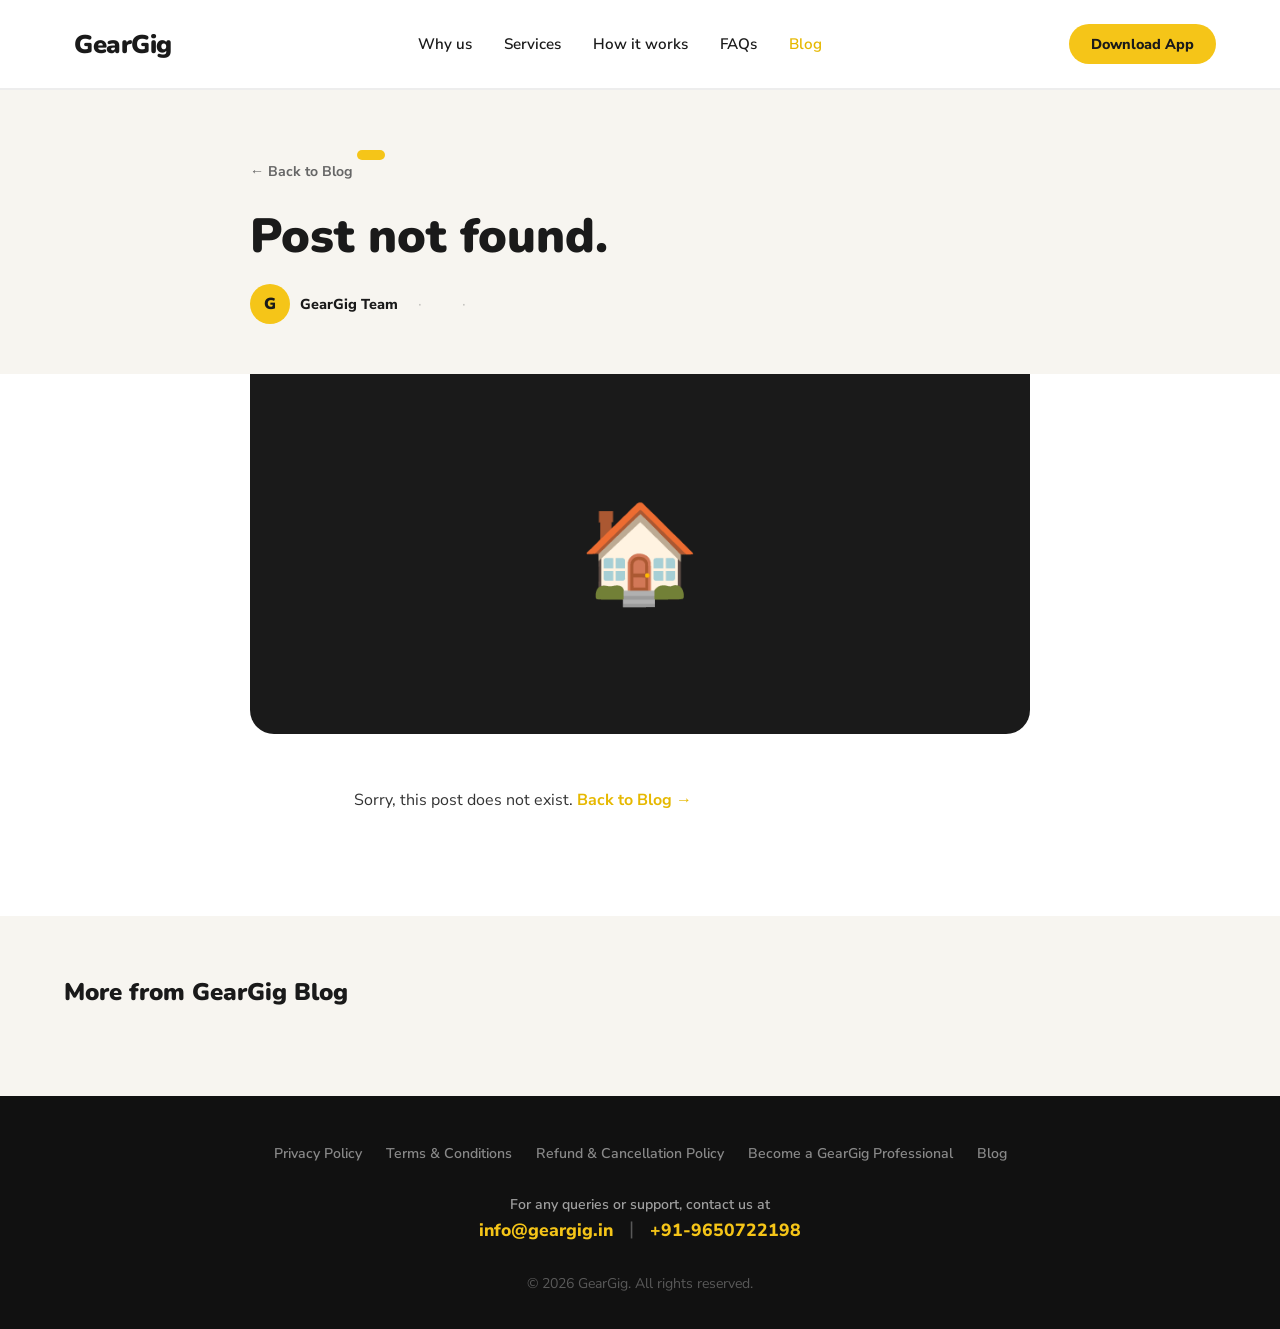
<file: geargig/blog-post.html>
<!DOCTYPE html>
<html lang="en">
<head>
  <meta charset="UTF-8" />
  <meta name="viewport" content="width=device-width, initial-scale=1.0" />
  <meta name="description" content="GearGig Blog — Read our latest home cleaning tips and guides." />
  <title id="page-title">Blog Post — GearGig</title>

  <link rel="preconnect" href="https://fonts.googleapis.com" />
  <link rel="preconnect" href="https://fonts.gstatic.com" crossorigin />
  <link href="https://fonts.googleapis.com/css2?family=Nunito:wght@700;800;900&family=Nunito+Sans:wght@400;600;700;800&display=swap" rel="stylesheet" />

  <link rel="stylesheet" href="css/variables.css" />
  <link rel="stylesheet" href="css/base.css" />
  <link rel="stylesheet" href="css/navbar.css" />
  <link rel="stylesheet" href="css/blog.css" />
</head>
<body class="blog-page">

<!-- ═══════════════════════════════════════════
     NAVBAR
════════════════════════════════════════════ -->
<nav class="navbar" id="navbar" role="navigation" aria-label="Main navigation">
  <div class="navbar__inner">
    <a href="index.html" class="navbar__logo" aria-label="GearGig Home">
      <svg class="navbar__logo-icon" viewBox="0 0 48 48" fill="none" xmlns="http://www.w3.org/2000/svg">
        <path d="M24 4 l-2.2 4.1c-.6-.1-1.2-.2-1.8-.2s-1.2.1-1.8.2L16 4 l-4 2 1.2 4.6c-.9.7-1.8 1.5-2.5 2.5L6.1 12 4 16l4.1 2.2c-.1.6-.2 1.2-.2 1.8s.1 1.2.2 1.8L4 24l2 4 4.6-1.2c.7.9 1.5 1.8 2.5 2.5L12 33.9 16 36l2.2-4.1c.6.1 1.2.2 1.8.2s1.2-.1 1.8-.2L24 36l4-2-1.2-4.6c.9-.7 1.8-1.5 2.5-2.5l4.6 1.2 2-4-4.1-2.2c.1-.6.2-1.2.2-1.8s-.1-1.2-.2-1.8L37.9 18l-2-4-4.6 1.2c-.7-.9-1.5-1.8-2.5-2.5L30 8.1Z" fill="#1a1a1a"/>
        <circle cx="22" cy="24" r="8" fill="#f7f5f0"/>
        <ellipse cx="22" cy="26" rx="6.5" ry="2.5" fill="#F5C518"/>
        <path d="M15.5 26 Q15.5 20.5 22 19.5 Q28.5 20.5 28.5 26" fill="#F5C518"/>
        <rect x="14.5" y="25.5" width="15" height="2" rx="1" fill="rgba(255,255,255,0.5)"/>
        <circle cx="22" cy="20" r="1.2" fill="#F5C518"/>
      </svg>
      <span class="navbar__logo-text">GearGig</span>
    </a>

    <ul class="navbar__links" role="list">
      <li><a href="index.html#proof">Why us</a></li>
      <li><a href="index.html#services">Services</a></li>
      <li><a href="index.html#how-it-works">How it works</a></li>
      <li><a href="index.html#faq">FAQs</a></li>
      <li><a href="blog.html" style="color:var(--clr-yellow-dark)">Blog</a></li>
    </ul>

    <a href="index.html#cta" class="navbar__cta">Download App</a>

    <button class="navbar__hamburger" id="hamburger"
            aria-label="Toggle menu" aria-expanded="false" aria-controls="mobile-menu">
      <span></span><span></span><span></span>
    </button>
  </div>

  <div class="navbar__mobile-menu" id="mobile-menu" role="menu">
    <a href="index.html#proof"        role="menuitem">Why us</a>
    <a href="index.html#services"     role="menuitem">Services</a>
    <a href="index.html#how-it-works" role="menuitem">How it works</a>
    <a href="index.html#faq"          role="menuitem">FAQs</a>
    <a href="blog.html"               role="menuitem">Blog</a>
    <a href="index.html#cta" class="navbar__cta" role="menuitem">Download App</a>
  </div>
</nav>


<!-- ═══════════════════════════════════════════
     POST HERO (populated by JS from POSTS data)
════════════════════════════════════════════ -->
<header class="post-hero" id="post-hero">
  <div class="post-hero__inner">
    <a href="blog.html" class="post-hero__back">← Back to Blog</a>
    <div class="post-hero__category" id="post-category">Loading…</div>
    <h1 class="post-hero__title" id="post-title"></h1>
    <div class="post-hero__meta">
      <div class="post-hero__author">
        <div class="post-hero__avatar" id="post-avatar">G</div>
        <div>
          <div class="post-hero__author-name" id="post-author">GearGig Team</div>
        </div>
      </div>
      <span class="post-hero__divider">·</span>
      <span class="post-hero__date" id="post-date"></span>
      <span class="post-hero__divider">·</span>
      <span class="post-hero__read" id="post-read"></span>
    </div>
  </div>
</header>

<!-- Cover image/emoji -->
<div class="post-cover" id="post-cover" aria-hidden="true">🏠</div>


<!-- ═══════════════════════════════════════════
     POST BODY (populated by JS)
════════════════════════════════════════════ -->
<article class="post-body" id="post-body" aria-label="Blog post content">
  <!-- Injected by blog.js -->
</article>


<!-- ═══════════════════════════════════════════
     RELATED POSTS
════════════════════════════════════════════ -->
<section class="post-related" aria-label="Related articles">
  <h2 class="post-related__heading">More from GearGig Blog</h2>
  <div class="post-related__grid" id="related-grid">
    <!-- Populated by JS -->
  </div>
</section>


<!-- ═══════════════════════════════════════════
     FOOTER
════════════════════════════════════════════ -->
 <footer class="footer" role="contentinfo">
   
    <nav class="footer__links" aria-label="Footer navigation">
      <a href="privacy-policy.html">Privacy Policy</a>
      <a href="terms-of-service.html">Terms & Conditions</a>
      <a href="refund-policy.html">Refund & Cancellation Policy</a>
      <a href="https://github.com/Kunal-Gulia/geargig/releases/download/v1.0/app-release.apk" download>Become a GearGig Professional</a>
      <a href="blog.html">Blog</a>
    </nav>
    <div class="footer__contact">
      <p>For any queries or support, contact us at</p>
      <div style="display: flex; justify-content: center; gap: 16px; align-items: center; flex-wrap: wrap;">
        <a href="mailto:info@geargig.in">info@geargig.in</a>
        <span style="color: rgba(255,255,255,0.3); font-size: 1.2rem; line-height: 1;">|</span>
        <a href="tel:+919650722198">+91-9650722198</a>
      </div>
    </div>
    <p class="footer__copy">© 2026 GearGig. All rights reserved.</p>
  </footer>


<script src="js/navbar.js"></script>
<script src="js/blog.js"></script>
</body>
</html>
</file>
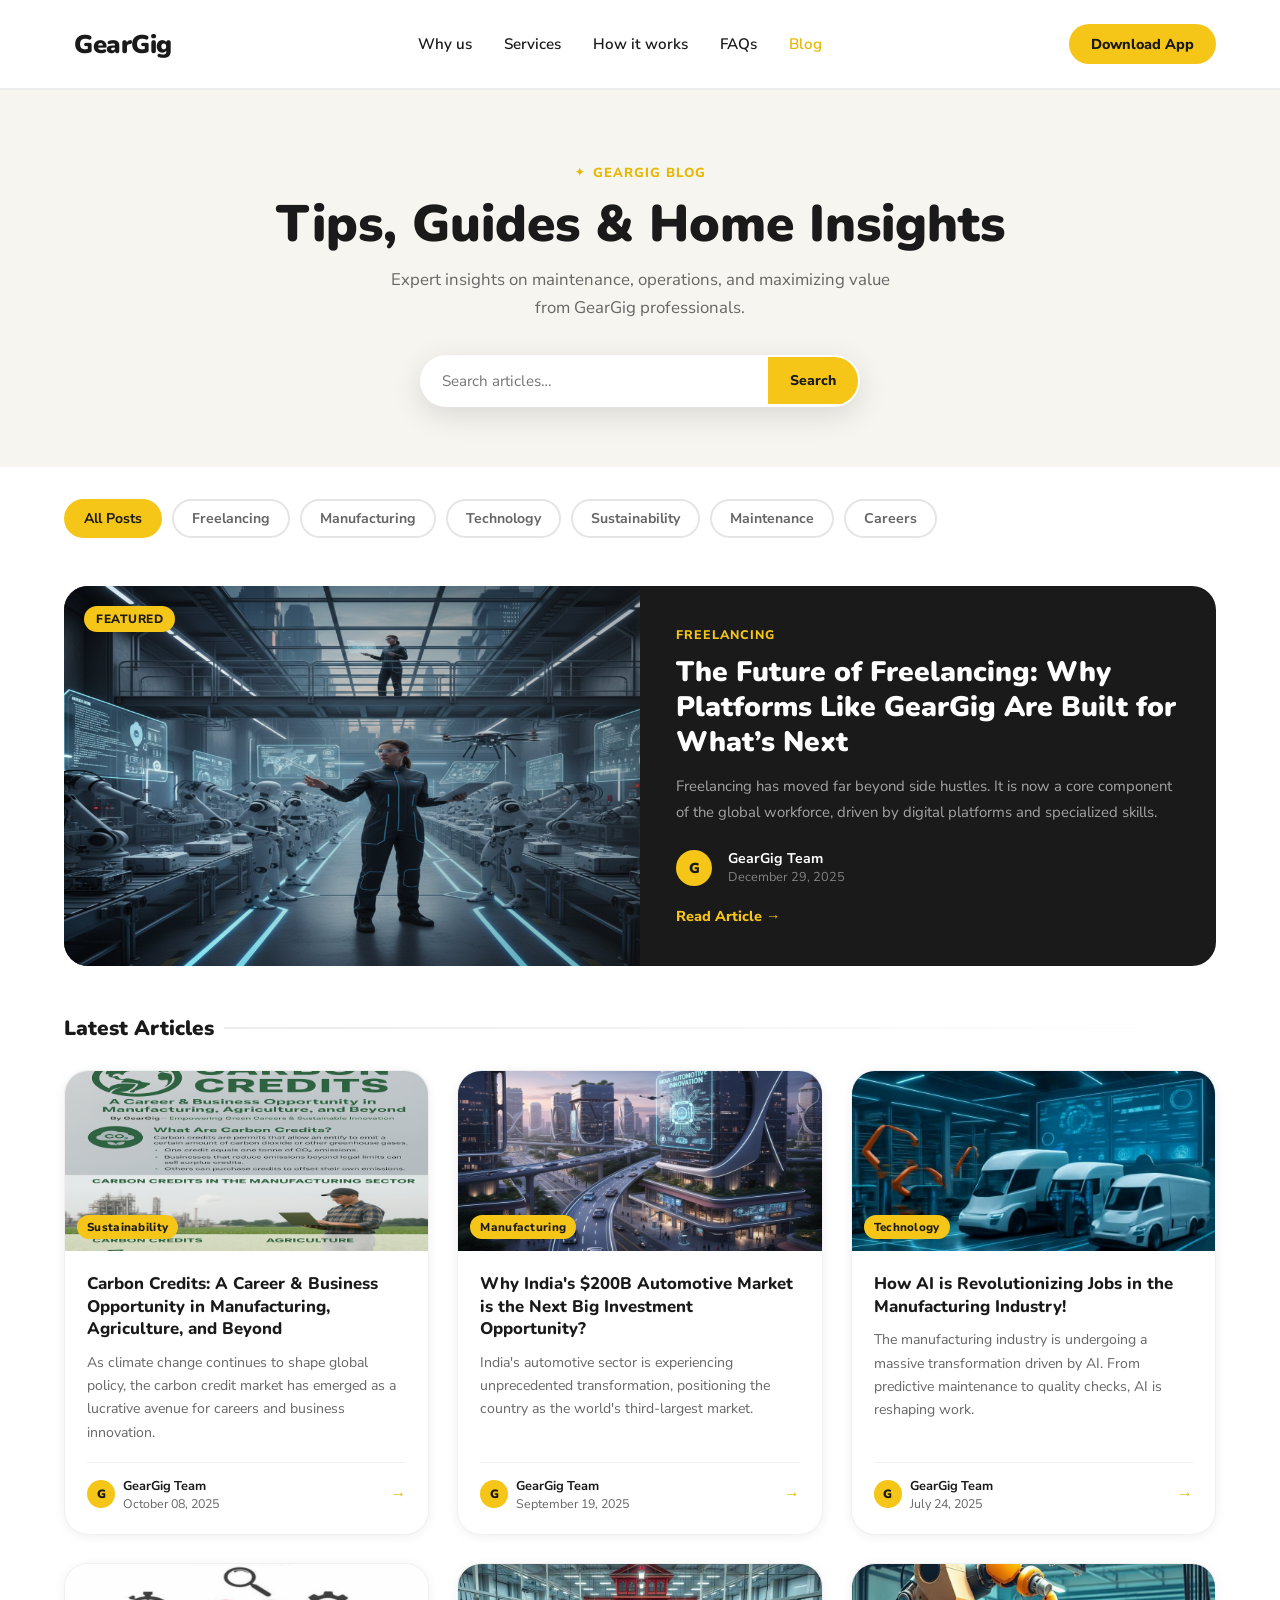
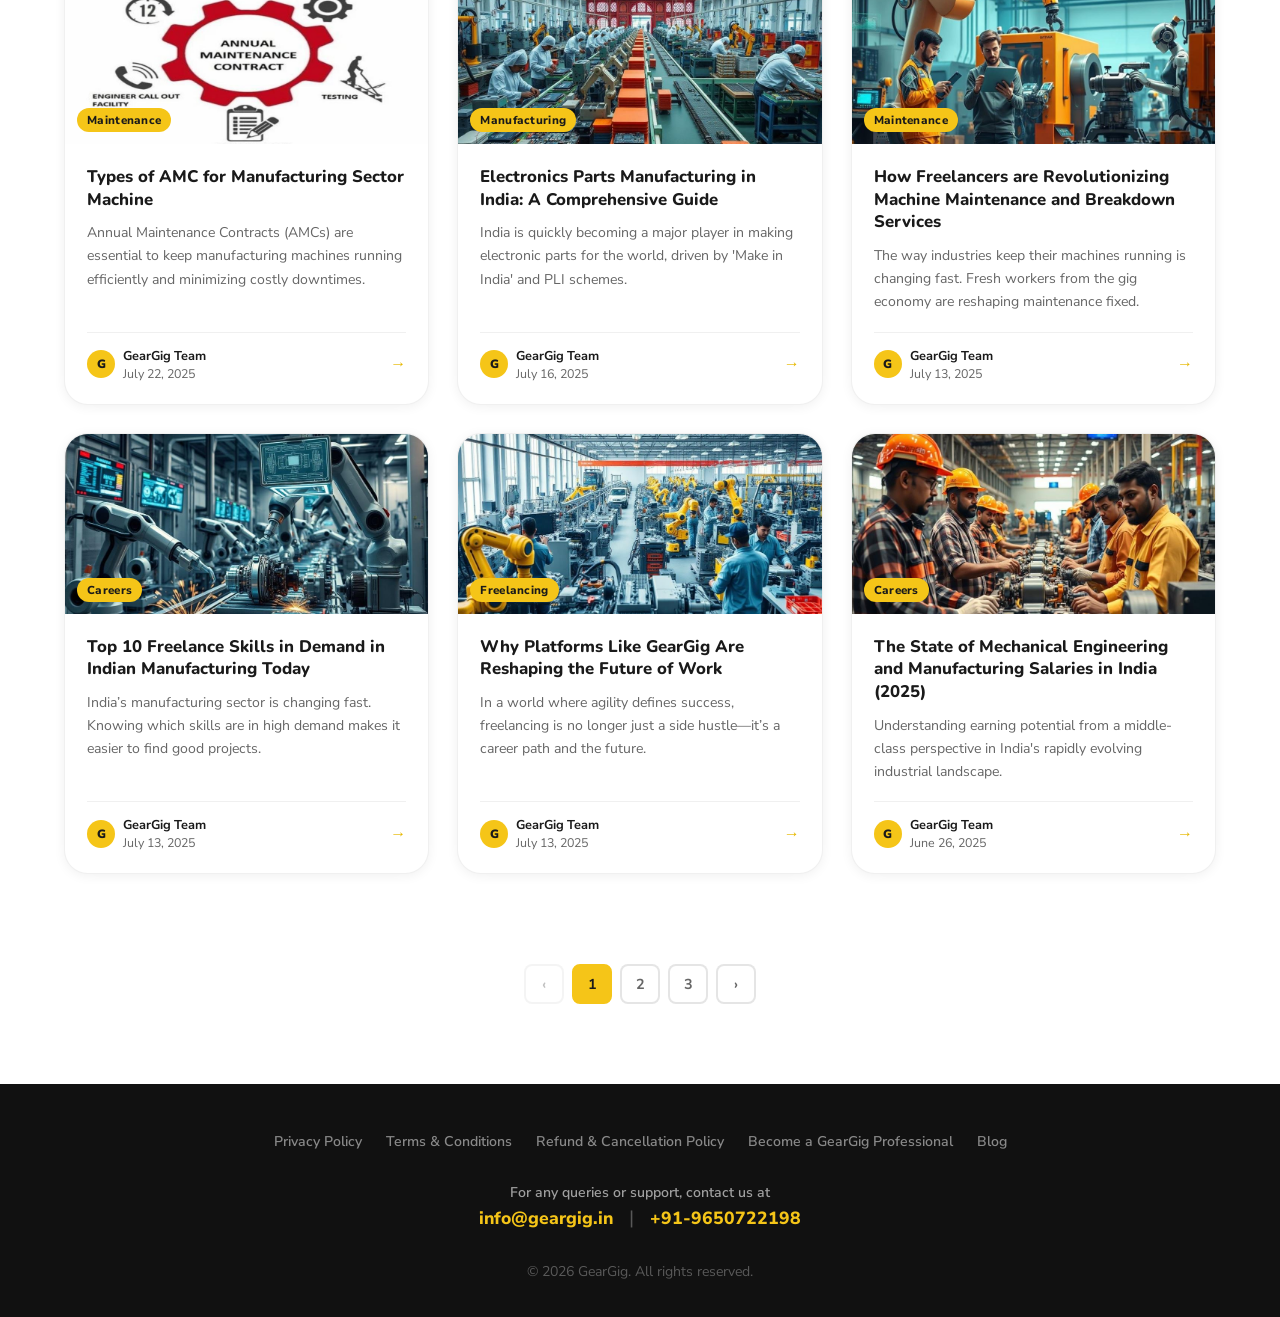
<file: geargig/blog.html>
<!DOCTYPE html>
<html lang="en">
<head>
  <meta charset="UTF-8" />
  <meta name="viewport" content="width=device-width, initial-scale=1.0" />
  <meta name="description" content="GearGig Blog — Tips, guides and insights on home cleaning, maintenance and more." />
  <title>Blog — GearGig</title>

  <link rel="preconnect" href="https://fonts.googleapis.com" />
  <link rel="preconnect" href="https://fonts.gstatic.com" crossorigin />
  <link href="https://fonts.googleapis.com/css2?family=Nunito:wght@700;800;900&family=Nunito+Sans:wght@400;600;700;800&display=swap" rel="stylesheet" />

  <link rel="stylesheet" href="css/variables.css" />
  <link rel="stylesheet" href="css/base.css" />
  <link rel="stylesheet" href="css/navbar.css" />
  <link rel="stylesheet" href="css/blog.css" />
</head>
<body class="blog-page">

<!-- ═══════════════════════════════════════════
     NAVBAR (identical to index.html)
════════════════════════════════════════════ -->
<nav class="navbar" id="navbar" role="navigation" aria-label="Main navigation">
  <div class="navbar__inner">
    <a href="index.html" class="navbar__logo" aria-label="GearGig Home">
      <svg class="navbar__logo-icon" viewBox="0 0 48 48" fill="none" xmlns="http://www.w3.org/2000/svg">
        <path d="M24 4 l-2.2 4.1c-.6-.1-1.2-.2-1.8-.2s-1.2.1-1.8.2L16 4 l-4 2 1.2 4.6c-.9.7-1.8 1.5-2.5 2.5L6.1 12 4 16l4.1 2.2c-.1.6-.2 1.2-.2 1.8s.1 1.2.2 1.8L4 24l2 4 4.6-1.2c.7.9 1.5 1.8 2.5 2.5L12 33.9 16 36l2.2-4.1c.6.1 1.2.2 1.8.2s1.2-.1 1.8-.2L24 36l4-2-1.2-4.6c.9-.7 1.8-1.5 2.5-2.5l4.6 1.2 2-4-4.1-2.2c.1-.6.2-1.2.2-1.8s-.1-1.2-.2-1.8L37.9 18l-2-4-4.6 1.2c-.7-.9-1.5-1.8-2.5-2.5L30 8.1Z" fill="#1a1a1a"/>
        <circle cx="22" cy="24" r="8" fill="#f7f5f0"/>
        <ellipse cx="22" cy="26" rx="6.5" ry="2.5" fill="#F5C518"/>
        <path d="M15.5 26 Q15.5 20.5 22 19.5 Q28.5 20.5 28.5 26" fill="#F5C518"/>
        <rect x="14.5" y="25.5" width="15" height="2" rx="1" fill="rgba(255,255,255,0.5)"/>
        <circle cx="22" cy="20" r="1.2" fill="#F5C518"/>
      </svg>
      <span class="navbar__logo-text">GearGig</span>
    </a>

    <ul class="navbar__links" role="list">
      <li><a href="index.html#proof">Why us</a></li>
      <li><a href="index.html#services">Services</a></li>
      <li><a href="index.html#how-it-works">How it works</a></li>
      <li><a href="index.html#faq">FAQs</a></li>
      <li><a href="blog.html" style="color:var(--clr-yellow-dark)">Blog</a></li>
    </ul>

    <a href="index.html#cta" class="navbar__cta">Download App</a>

    <button class="navbar__hamburger" id="hamburger"
            aria-label="Toggle menu" aria-expanded="false" aria-controls="mobile-menu">
      <span></span><span></span><span></span>
    </button>
  </div>

  <div class="navbar__mobile-menu" id="mobile-menu" role="menu">
    <a href="index.html#proof"        role="menuitem">Why us</a>
    <a href="index.html#services"     role="menuitem">Services</a>
    <a href="index.html#how-it-works" role="menuitem">How it works</a>
    <a href="index.html#faq"          role="menuitem">FAQs</a>
    <a href="blog.html"               role="menuitem">Blog</a>
    <a href="index.html#cta" class="navbar__cta" role="menuitem">Download App</a>
  </div>
</nav>


<!-- ═══════════════════════════════════════════
     BLOG HERO
════════════════════════════════════════════ -->
<header class="blog-hero">
  <div class="blog-hero__label">GearGig Blog</div>
  <h1 class="blog-hero__heading">Tips, Guides &amp; Home Insights</h1>
  <p class="blog-hero__sub">Expert insights on maintenance, operations, and maximizing value from GearGig professionals.</p>

  <div class="blog-search" role="search">
    <input type="text" id="search-input" placeholder="Search articles…" aria-label="Search blog articles" />
    <button onclick="searchPosts()" aria-label="Search">Search</button>
  </div>
</header>


<!-- ═══════════════════════════════════════════
     CATEGORY FILTERS
════════════════════════════════════════════ -->
<div class="blog-filters" role="group" aria-label="Filter by category">
  <button class="filter-btn active" data-category="all"       onclick="filterPosts(this)">All Posts</button>
  <button class="filter-btn"        data-category="freelancing"  onclick="filterPosts(this)">Freelancing</button>
  <button class="filter-btn"        data-category="manufacturing"   onclick="filterPosts(this)">Manufacturing</button>
  <button class="filter-btn"        data-category="technology"  onclick="filterPosts(this)">Technology</button>
  <button class="filter-btn"        data-category="sustainability"  onclick="filterPosts(this)">Sustainability</button>
  <button class="filter-btn"        data-category="maintenance"   onclick="filterPosts(this)">Maintenance</button>
  <button class="filter-btn"        data-category="careers" onclick="filterPosts(this)">Careers</button>
</div>


<!-- ═══════════════════════════════════════════
     FEATURED POST
════════════════════════════════════════════ -->
<div class="blog-featured">
  <!-- Dynamic content from blog.js -->
</div>


<!-- ═══════════════════════════════════════════
     BLOG GRID
════════════════════════════════════════════ -->
<div class="blog-grid-section">
  <h2 class="blog-grid-heading">Latest Articles</h2>

  <div class="blog-grid" id="blog-grid">
    <!-- Dynamic content from blog.js -->
  </div><!-- /blog-grid -->
</div>


<!-- ═══════════════════════════════════════════
     PAGINATION
════════════════════════════════════════════ -->
<div class="blog-pagination" aria-label="Pagination">
  <button class="page-btn" disabled aria-label="Previous page">‹</button>
  <button class="page-btn active" aria-label="Page 1">1</button>
  <button class="page-btn" aria-label="Page 2">2</button>
  <button class="page-btn" aria-label="Page 3">3</button>
  <button class="page-btn" aria-label="Next page">›</button>
</div>


<!-- ═══════════════════════════════════════════
     FOOTER (identical to index.html)
════════════════════════════════════════════ -->
 <footer class="footer" role="contentinfo">
   
    <nav class="footer__links" aria-label="Footer navigation">
      <a href="privacy-policy.html">Privacy Policy</a>
      <a href="terms-of-service.html">Terms & Conditions</a>
      <a href="refund-policy.html">Refund & Cancellation Policy</a>
      <a href="https://github.com/Kunal-Gulia/geargig/releases/download/v1.0/app-release.apk" download>Become a GearGig Professional</a>
      <a href="blog.html">Blog</a>
    </nav>
    <div class="footer__contact">
      <p>For any queries or support, contact us at</p>
      <div style="display: flex; justify-content: center; gap: 16px; align-items: center; flex-wrap: wrap;">
        <a href="mailto:info@geargig.in">info@geargig.in</a>
        <span style="color: rgba(255,255,255,0.3); font-size: 1.2rem; line-height: 1;">|</span>
        <a href="tel:+919650722198">+91-9650722198</a>
      </div>
    </div>
    <p class="footer__copy">© 2026 GearGig. All rights reserved.</p>
  </footer>


<script src="js/navbar.js"></script>
<script src="js/blog.js"></script>
</body>
</html>
</file>
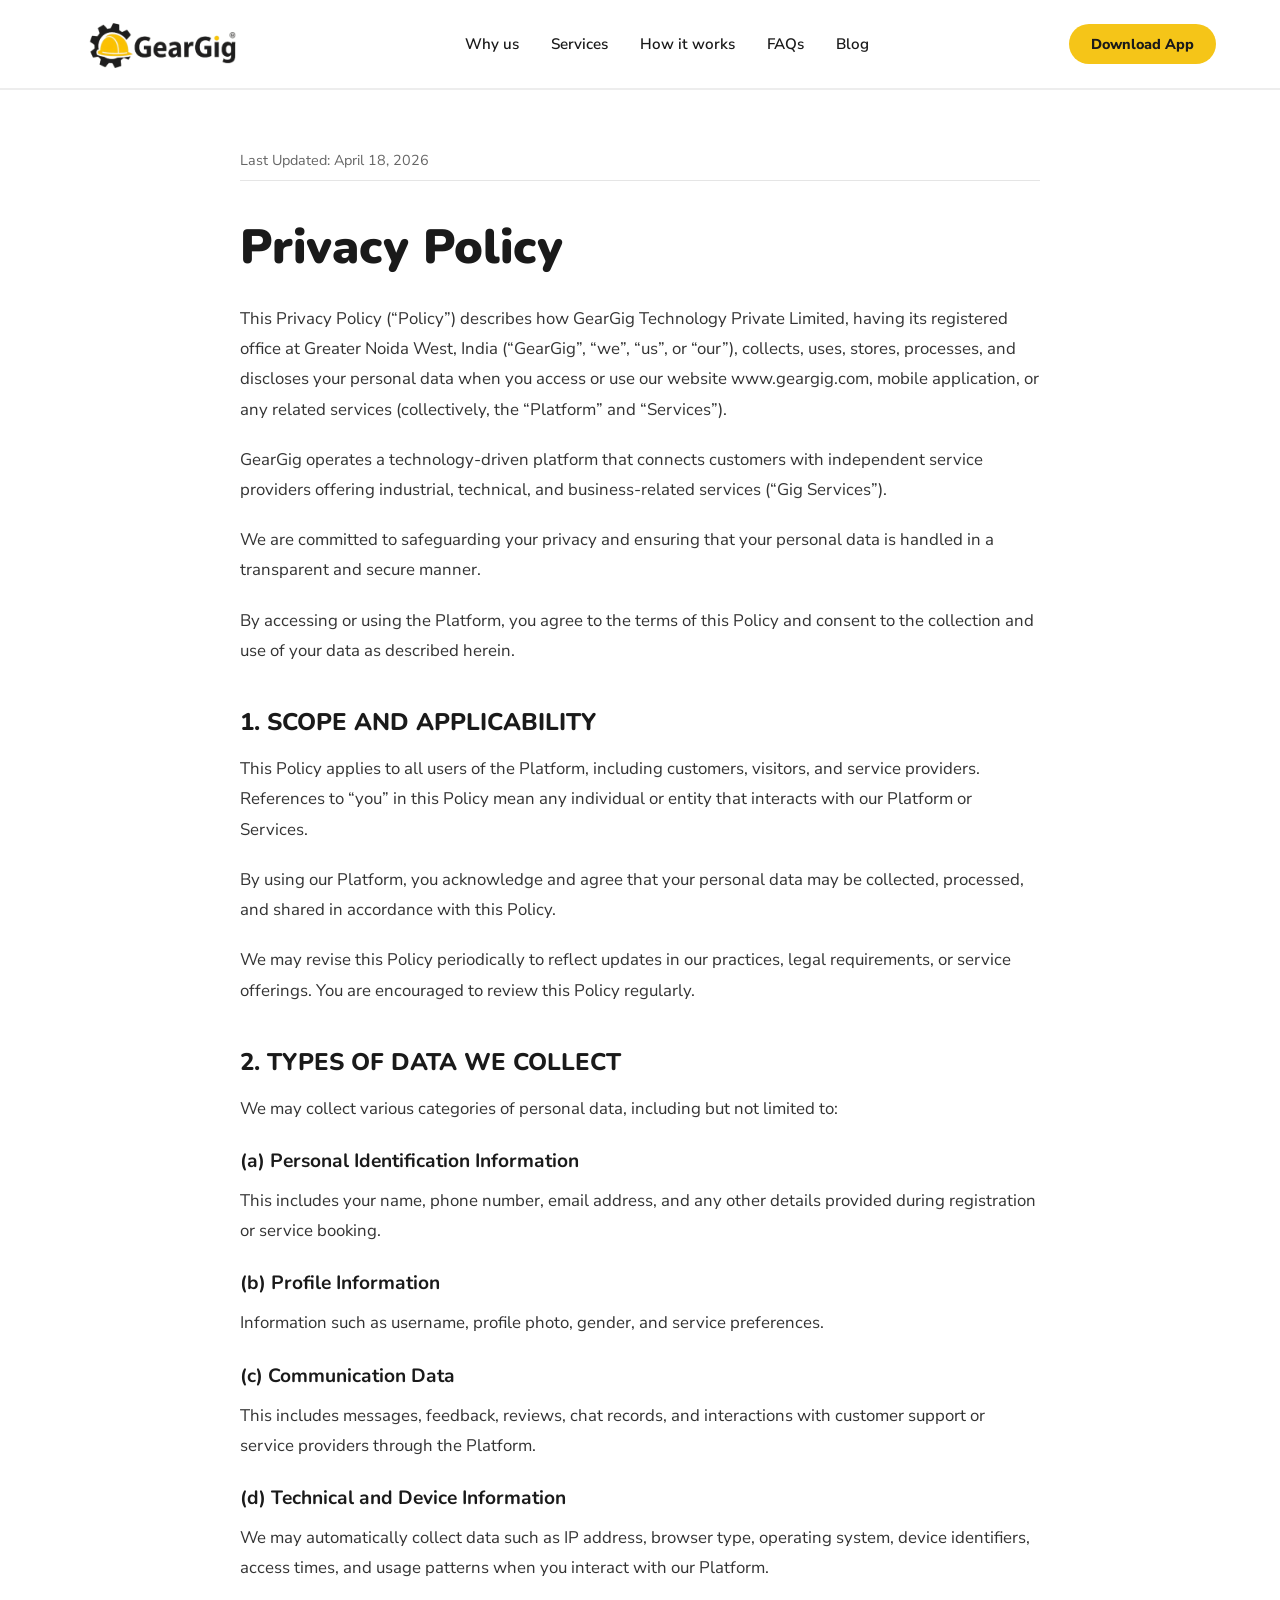
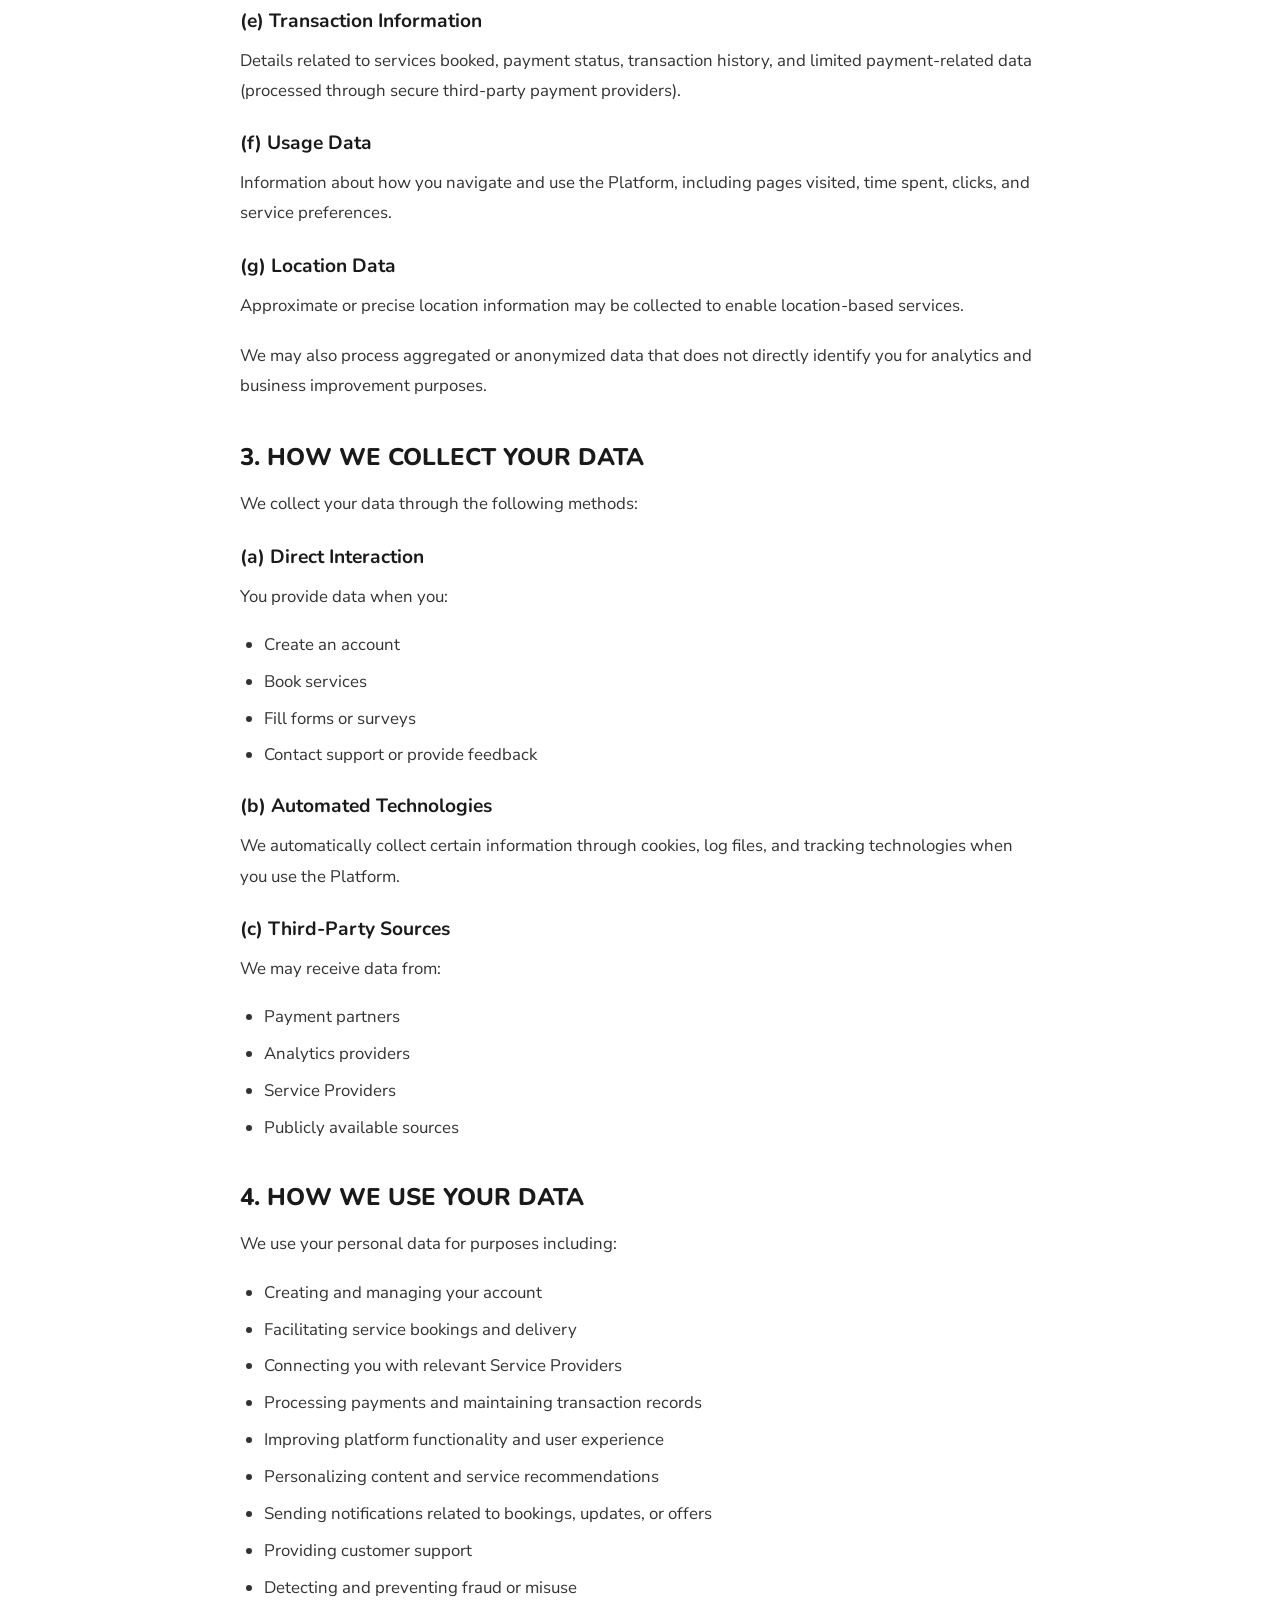
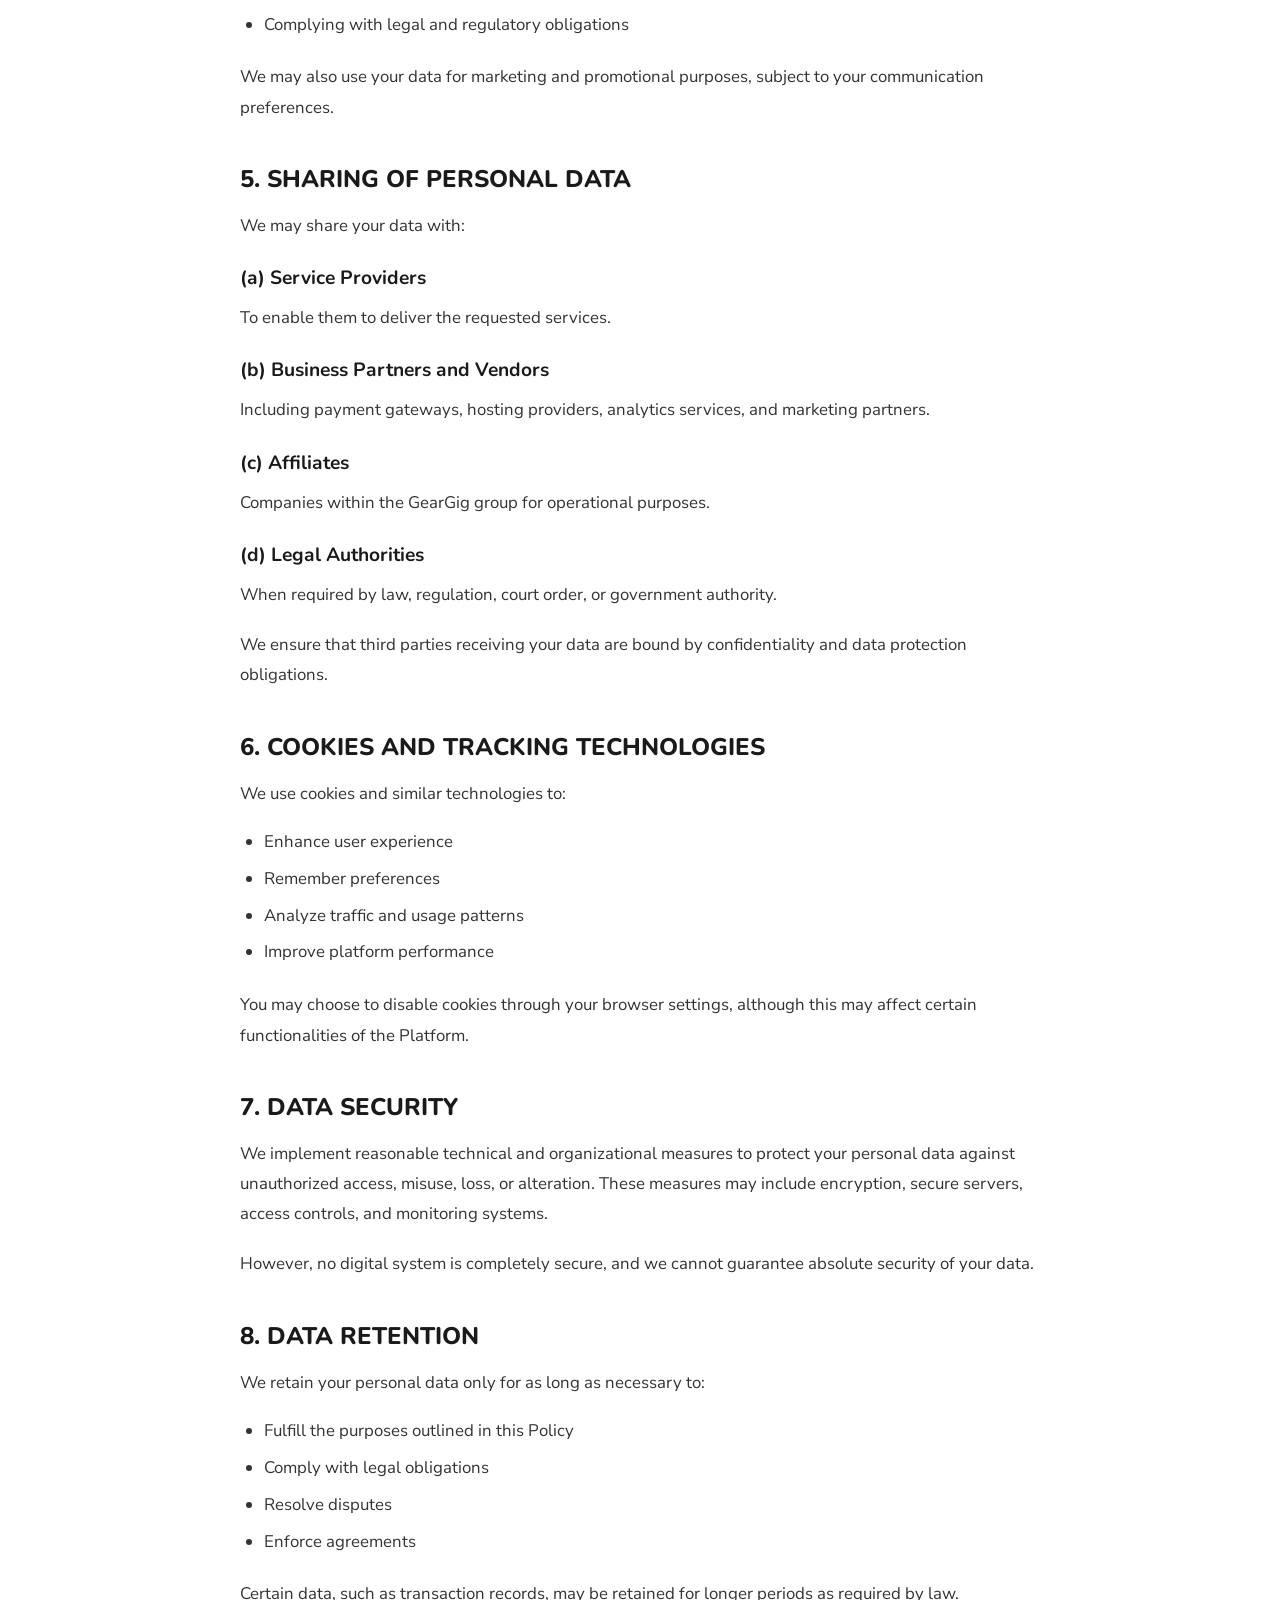
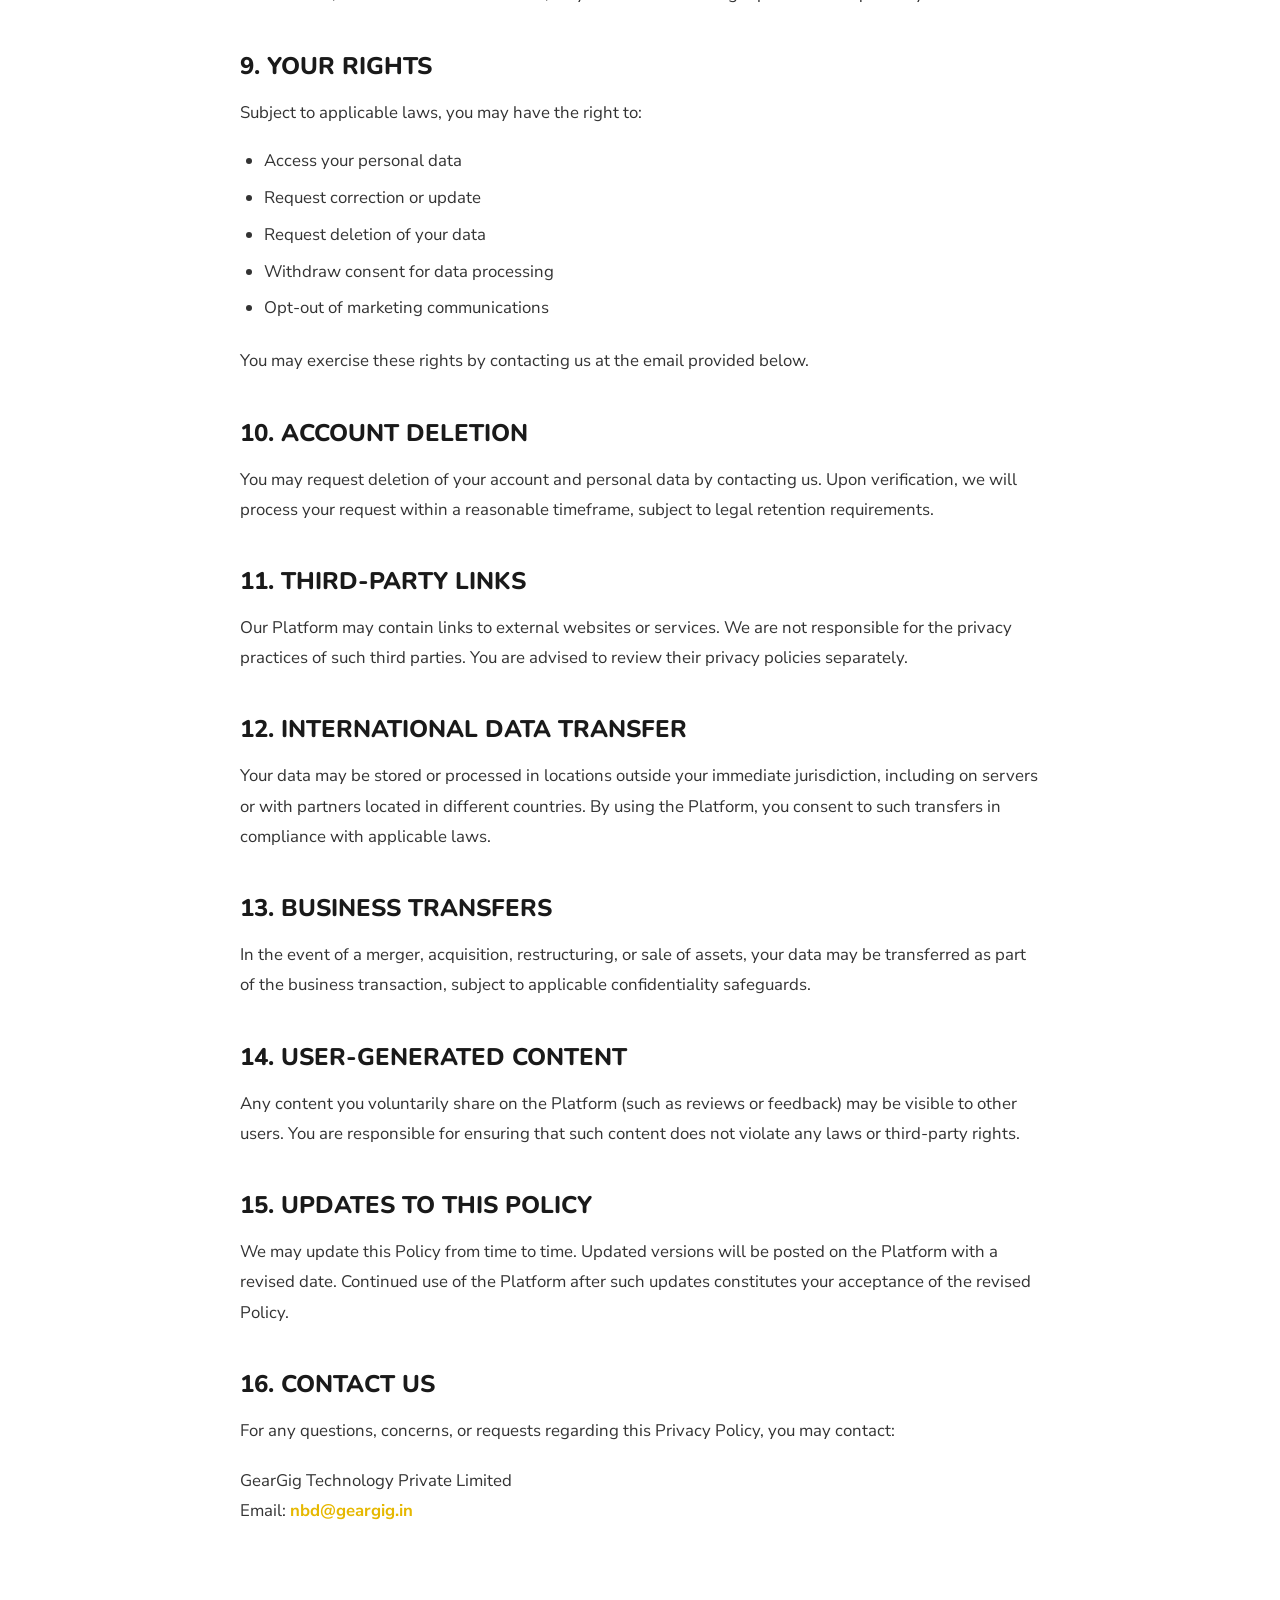
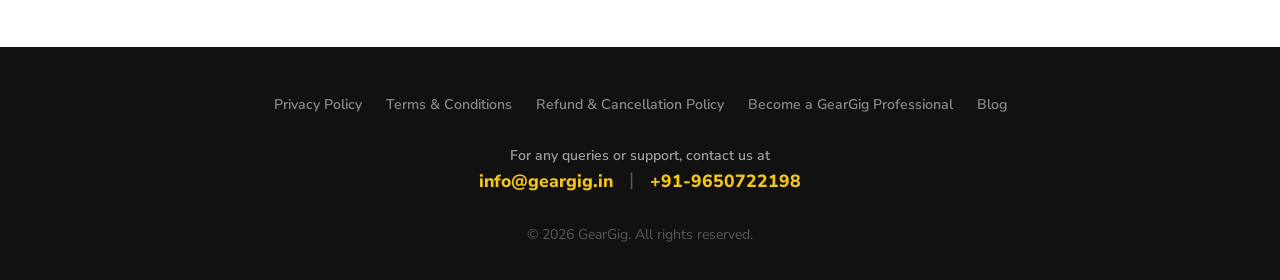
<file: geargig/privacy-policy.html>
<!DOCTYPE html>
<html lang="en">
<head>
  <meta charset="UTF-8" />
  <meta name="viewport" content="width=device-width, initial-scale=1.0" />
  <meta name="description" content="Privacy Policy — GearGig respects your privacy and ensures data protection." />
  <title>Privacy Policy — GearGig</title>

  <!-- Google Fonts -->
  <link rel="preconnect" href="https://fonts.googleapis.com" />
  <link rel="preconnect" href="https://fonts.gstatic.com" crossorigin />
  <link href="https://fonts.googleapis.com/css2?family=Nunito:wght@700;800;900&family=Nunito+Sans:wght@400;600;700;800&display=swap" rel="stylesheet" />

  <!-- Stylesheets -->
  <link rel="stylesheet" href="css/variables.css" />
  <link rel="stylesheet" href="css/base.css" />
  <link rel="stylesheet" href="css/navbar.css" />
  <link rel="stylesheet" href="css/sections.css" />
  
  <style>
    .legal-page { padding: 60px 5% 100px; background: var(--clr-white); }
    .legal-content { max-width: 800px; margin: 0 auto; }
    .legal-content h1 { 
      font-family: var(--font-display); font-weight: 900; 
      font-size: clamp(2rem, 4vw, 3rem); color: var(--clr-dark); 
      margin-bottom: 30px; line-height: 1.1;
    }
    .legal-content h2 { 
      font-family: var(--font-display); font-weight: 800; 
      font-size: 1.5rem; color: var(--clr-dark); 
      margin: 40px 0 16px; 
    }
    .legal-content h3 { 
      font-family: var(--font-display); font-weight: 700; 
      font-size: 1.2rem; color: var(--clr-dark); 
      margin: 24px 0 12px; 
    }
    .legal-content p { 
      font-size: 1.05rem; line-height: 1.8; color: var(--clr-text); 
      margin-bottom: 20px; 
    }
    .legal-content ul { 
      margin: 0 0 24px 24px; list-style: disc; 
      display: flex; flex-direction: column; gap: 10px;
    }
    .legal-content li { 
      font-size: 1.05rem; line-height: 1.6; color: var(--clr-text); 
    }
    .legal-content .last-updated { 
      font-size: 0.9rem; color: var(--clr-text-light); 
      margin-bottom: 40px; border-bottom: 1px solid rgba(0,0,0,0.1); 
      padding-bottom: 10px; display: block;
    }
  </style>
</head>
<body>

  <!-- NAVBAR -->
  <nav class="navbar" id="navbar" role="navigation" aria-label="Main navigation">
    <div class="navbar__inner">
      <a href="index.html" class="navbar__logo" aria-label="GearGig Home">
        <img src="./images/logo.png" alt="GearGig Logo" class="navbar__logo-img" />
      </a>
      <ul class="navbar__links" role="list">
        <li><a href="index.html#proof">Why us</a></li>
        <li><a href="index.html#services">Services</a></li>
        <li><a href="index.html#how-it-works">How it works</a></li>
        <li><a href="index.html#faq">FAQs</a></li>
        <li><a href="blog.html">Blog</a></li>
      </ul>
      <a href="https://github.com/Kunal-Gulia/geargig/releases/download/v1.0/GearGig.apk" download class="navbar__cta">Download App</a>
      <button class="navbar__hamburger" id="hamburger" aria-label="Toggle menu" aria-expanded="false" aria-controls="mobile-menu">
        <span></span><span></span><span></span>
      </button>
    </div>
    <div class="navbar__mobile-menu" id="mobile-menu" role="menu">
      <a href="index.html#proof" role="menuitem">Why us</a>
      <a href="index.html#services" role="menuitem">Services</a>
      <a href="index.html#how-it-works" role="menuitem">How it works</a>
      <a href="index.html#faq" role="menuitem">FAQs</a>
      <a href="blog.html" role="menuitem">Blog</a>
      <a href="index.html#cta" class="navbar__cta" role="menuitem">Download App</a>
    </div>
  </nav>

  <!-- CONTENT -->
  <main class="legal-page">
    <div class="legal-content">
      <span class="last-updated">Last Updated: April 18, 2026</span>
      <h1>Privacy Policy</h1>
      <p>This Privacy Policy (“Policy”) describes how GearGig Technology Private Limited, having its registered office at Greater Noida West, India (“GearGig”, “we”, “us”, or “our”), collects, uses, stores, processes, and discloses your personal data when you access or use our website www.geargig.com, mobile application, or any related services (collectively, the “Platform” and “Services”).</p>
      <p>GearGig operates a technology-driven platform that connects customers with independent service providers offering industrial, technical, and business-related services (“Gig Services”).</p>
      <p>We are committed to safeguarding your privacy and ensuring that your personal data is handled in a transparent and secure manner.</p>
      <p>By accessing or using the Platform, you agree to the terms of this Policy and consent to the collection and use of your data as described herein.</p>

      <h2>1. SCOPE AND APPLICABILITY</h2>
      <p>This Policy applies to all users of the Platform, including customers, visitors, and service providers. References to “you” in this Policy mean any individual or entity that interacts with our Platform or Services.</p>
      <p>By using our Platform, you acknowledge and agree that your personal data may be collected, processed, and shared in accordance with this Policy.</p>
      <p>We may revise this Policy periodically to reflect updates in our practices, legal requirements, or service offerings. You are encouraged to review this Policy regularly.</p>

      <h2>2. TYPES OF DATA WE COLLECT</h2>
      <p>We may collect various categories of personal data, including but not limited to:</p>
      <h3>(a) Personal Identification Information</h3>
      <p>This includes your name, phone number, email address, and any other details provided during registration or service booking.</p>
      <h3>(b) Profile Information</h3>
      <p>Information such as username, profile photo, gender, and service preferences.</p>
      <h3>(c) Communication Data</h3>
      <p>This includes messages, feedback, reviews, chat records, and interactions with customer support or service providers through the Platform.</p>
      <h3>(d) Technical and Device Information</h3>
      <p>We may automatically collect data such as IP address, browser type, operating system, device identifiers, access times, and usage patterns when you interact with our Platform.</p>
      <h3>(e) Transaction Information</h3>
      <p>Details related to services booked, payment status, transaction history, and limited payment-related data (processed through secure third-party payment providers).</p>
      <h3>(f) Usage Data</h3>
      <p>Information about how you navigate and use the Platform, including pages visited, time spent, clicks, and service preferences.</p>
      <h3>(g) Location Data</h3>
      <p>Approximate or precise location information may be collected to enable location-based services.</p>
      <p>We may also process aggregated or anonymized data that does not directly identify you for analytics and business improvement purposes.</p>

      <h2>3. HOW WE COLLECT YOUR DATA</h2>
      <p>We collect your data through the following methods:</p>
      <h3>(a) Direct Interaction</h3>
      <p>You provide data when you:</p>
      <ul>
        <li>Create an account</li>
        <li>Book services</li>
        <li>Fill forms or surveys</li>
        <li>Contact support or provide feedback</li>
      </ul>
      <h3>(b) Automated Technologies</h3>
      <p>We automatically collect certain information through cookies, log files, and tracking technologies when you use the Platform.</p>
      <h3>(c) Third-Party Sources</h3>
      <p>We may receive data from:</p>
      <ul>
        <li>Payment partners</li>
        <li>Analytics providers</li>
        <li>Service Providers</li>
        <li>Publicly available sources</li>
      </ul>

      <h2>4. HOW WE USE YOUR DATA</h2>
      <p>We use your personal data for purposes including:</p>
      <ul>
        <li>Creating and managing your account</li>
        <li>Facilitating service bookings and delivery</li>
        <li>Connecting you with relevant Service Providers</li>
        <li>Processing payments and maintaining transaction records</li>
        <li>Improving platform functionality and user experience</li>
        <li>Personalizing content and service recommendations</li>
        <li>Sending notifications related to bookings, updates, or offers</li>
        <li>Providing customer support</li>
        <li>Detecting and preventing fraud or misuse</li>
        <li>Complying with legal and regulatory obligations</li>
      </ul>
      <p>We may also use your data for marketing and promotional purposes, subject to your communication preferences.</p>

      <h2>5. SHARING OF PERSONAL DATA</h2>
      <p>We may share your data with:</p>
      <h3>(a) Service Providers</h3>
      <p>To enable them to deliver the requested services.</p>
      <h3>(b) Business Partners and Vendors</h3>
      <p>Including payment gateways, hosting providers, analytics services, and marketing partners.</p>
      <h3>(c) Affiliates</h3>
      <p>Companies within the GearGig group for operational purposes.</p>
      <h3>(d) Legal Authorities</h3>
      <p>When required by law, regulation, court order, or government authority.</p>
      <p>We ensure that third parties receiving your data are bound by confidentiality and data protection obligations.</p>

      <h2>6. COOKIES AND TRACKING TECHNOLOGIES</h2>
      <p>We use cookies and similar technologies to:</p>
      <ul>
        <li>Enhance user experience</li>
        <li>Remember preferences</li>
        <li>Analyze traffic and usage patterns</li>
        <li>Improve platform performance</li>
      </ul>
      <p>You may choose to disable cookies through your browser settings, although this may affect certain functionalities of the Platform.</p>

      <h2>7. DATA SECURITY</h2>
      <p>We implement reasonable technical and organizational measures to protect your personal data against unauthorized access, misuse, loss, or alteration. These measures may include encryption, secure servers, access controls, and monitoring systems.</p>
      <p>However, no digital system is completely secure, and we cannot guarantee absolute security of your data.</p>

      <h2>8. DATA RETENTION</h2>
      <p>We retain your personal data only for as long as necessary to:</p>
      <ul>
        <li>Fulfill the purposes outlined in this Policy</li>
        <li>Comply with legal obligations</li>
        <li>Resolve disputes</li>
        <li>Enforce agreements</li>
      </ul>
      <p>Certain data, such as transaction records, may be retained for longer periods as required by law.</p>

      <h2>9. YOUR RIGHTS</h2>
      <p>Subject to applicable laws, you may have the right to:</p>
      <ul>
        <li>Access your personal data</li>
        <li>Request correction or update</li>
        <li>Request deletion of your data</li>
        <li>Withdraw consent for data processing</li>
        <li>Opt-out of marketing communications</li>
      </ul>
      <p>You may exercise these rights by contacting us at the email provided below.</p>

      <h2>10. ACCOUNT DELETION</h2>
      <p>You may request deletion of your account and personal data by contacting us. Upon verification, we will process your request within a reasonable timeframe, subject to legal retention requirements.</p>

      <h2>11. THIRD-PARTY LINKS</h2>
      <p>Our Platform may contain links to external websites or services. We are not responsible for the privacy practices of such third parties. You are advised to review their privacy policies separately.</p>

      <h2>12. INTERNATIONAL DATA TRANSFER</h2>
      <p>Your data may be stored or processed in locations outside your immediate jurisdiction, including on servers or with partners located in different countries. By using the Platform, you consent to such transfers in compliance with applicable laws.</p>

      <h2>13. BUSINESS TRANSFERS</h2>
      <p>In the event of a merger, acquisition, restructuring, or sale of assets, your data may be transferred as part of the business transaction, subject to applicable confidentiality safeguards.</p>

      <h2>14. USER-GENERATED CONTENT</h2>
      <p>Any content you voluntarily share on the Platform (such as reviews or feedback) may be visible to other users. You are responsible for ensuring that such content does not violate any laws or third-party rights.</p>

      <h2>15. UPDATES TO THIS POLICY</h2>
      <p>We may update this Policy from time to time. Updated versions will be posted on the Platform with a revised date. Continued use of the Platform after such updates constitutes your acceptance of the revised Policy.</p>

      <h2>16. CONTACT US</h2>
      <p>For any questions, concerns, or requests regarding this Privacy Policy, you may contact:</p>
      <p>GearGig Technology Private Limited<br>
      Email: <a href="mailto:nbd@geargig.in" style="color:var(--clr-yellow-dark); font-weight:700;">nbd@geargig.in</a></p>
    </div>
  </main>

  <!-- FOOTER -->
  <footer class="footer" role="contentinfo">
   
    <nav class="footer__links" aria-label="Footer navigation">
      <a href="privacy-policy.html">Privacy Policy</a>
      <a href="terms-of-service.html">Terms & Conditions</a>
      <a href="refund-policy.html">Refund & Cancellation Policy</a>
      <a href="https://github.com/Kunal-Gulia/geargig/releases/download/v1.0/app-release.apk" download>Become a GearGig Professional</a>
      <a href="blog.html">Blog</a>
    </nav>
    <div class="footer__contact">
      <p>For any queries or support, contact us at</p>
      <div style="display: flex; justify-content: center; gap: 16px; align-items: center; flex-wrap: wrap;">
        <a href="mailto:info@geargig.in">info@geargig.in</a>
        <span style="color: rgba(255,255,255,0.3); font-size: 1.2rem; line-height: 1;">|</span>
        <a href="tel:+919650722198">+91-9650722198</a>
      </div>
    </div>
    <p class="footer__copy">© 2026 GearGig. All rights reserved.</p>
  </footer>

  <script src="js/navbar.js"></script>
</body>
</html>
</file>
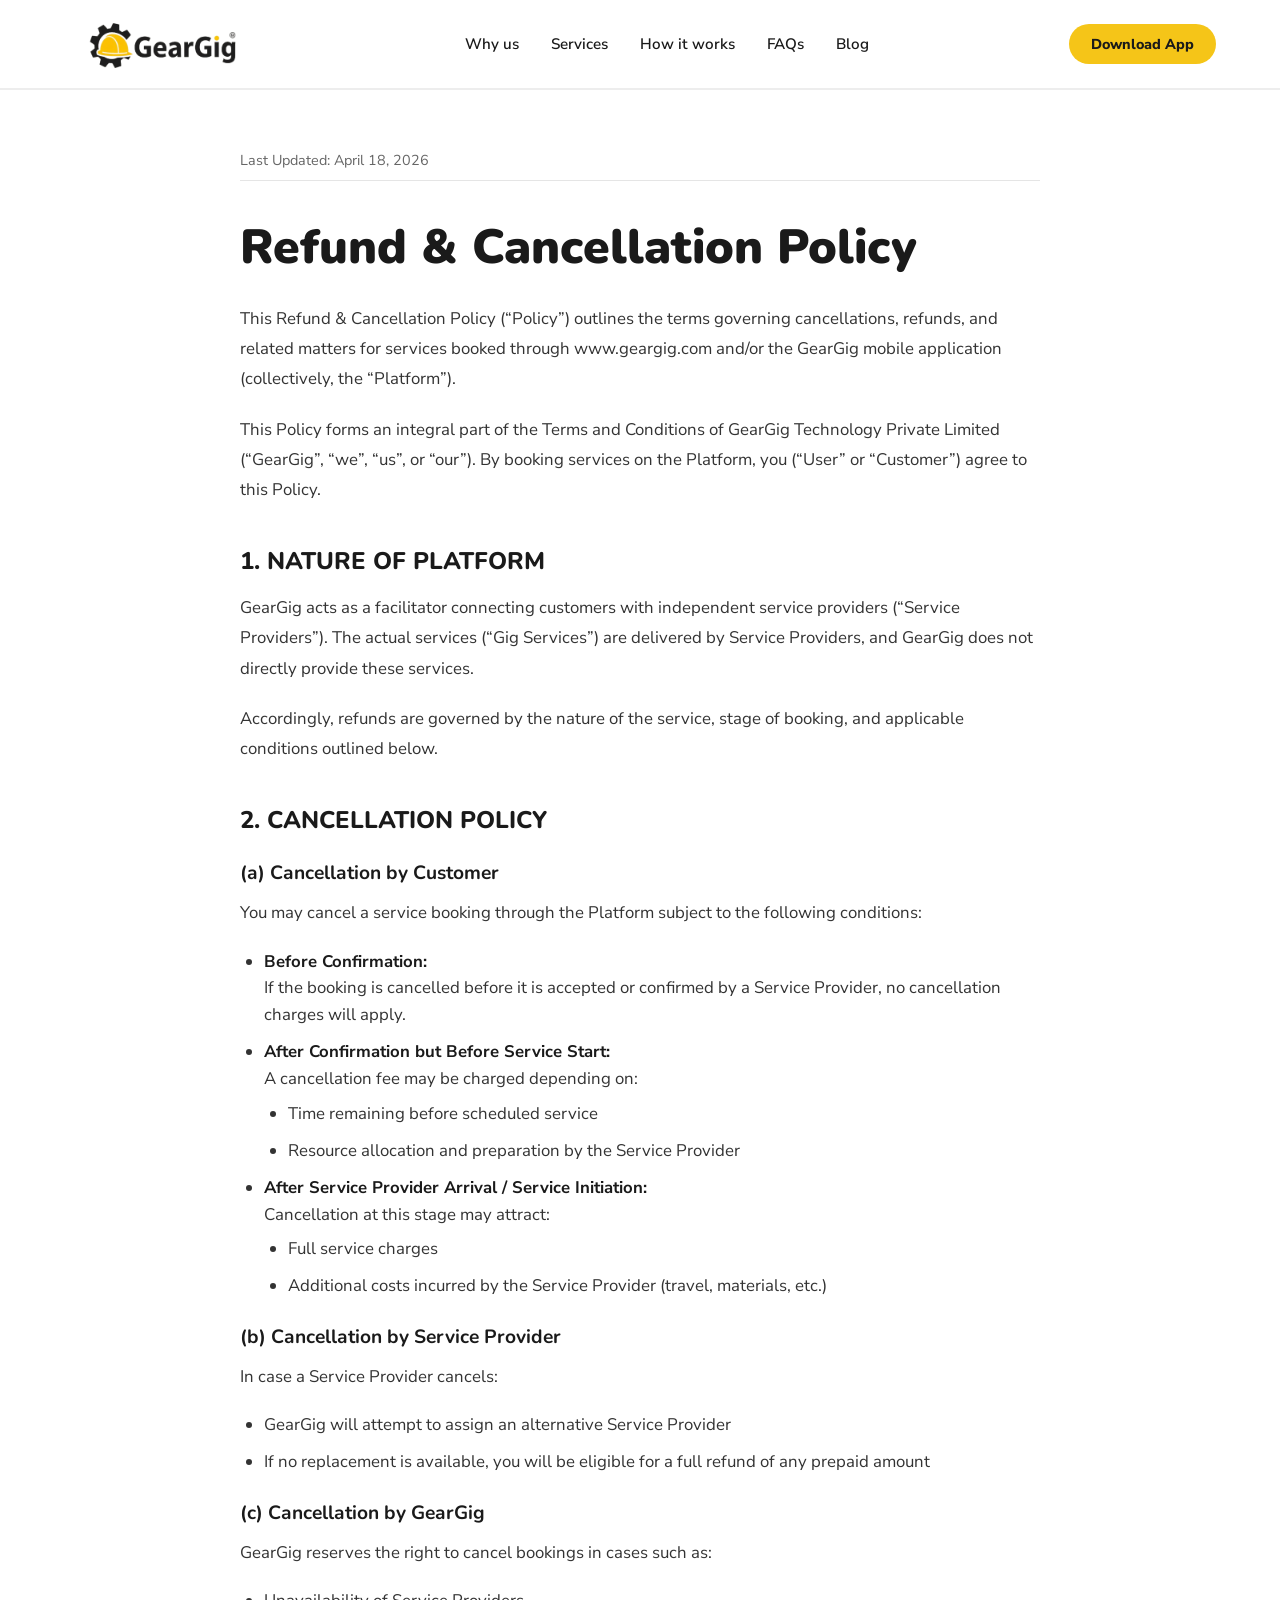
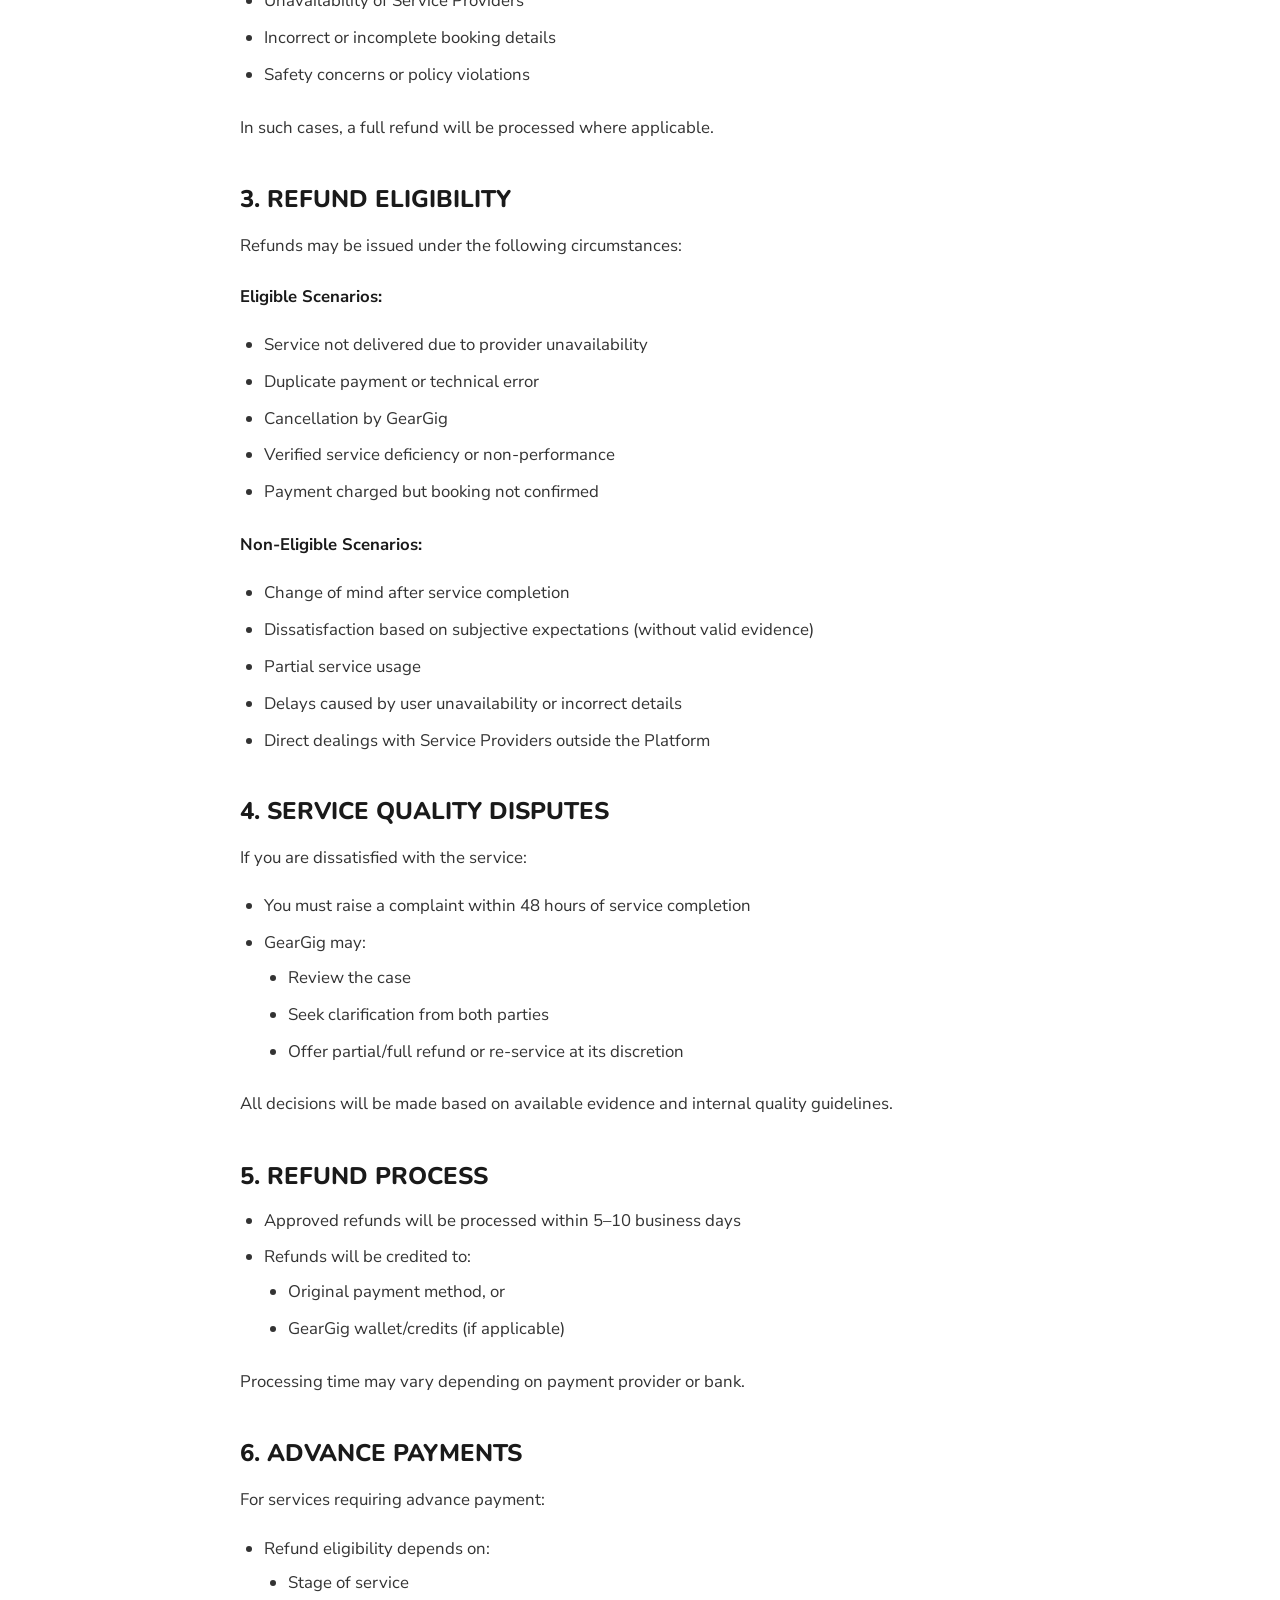
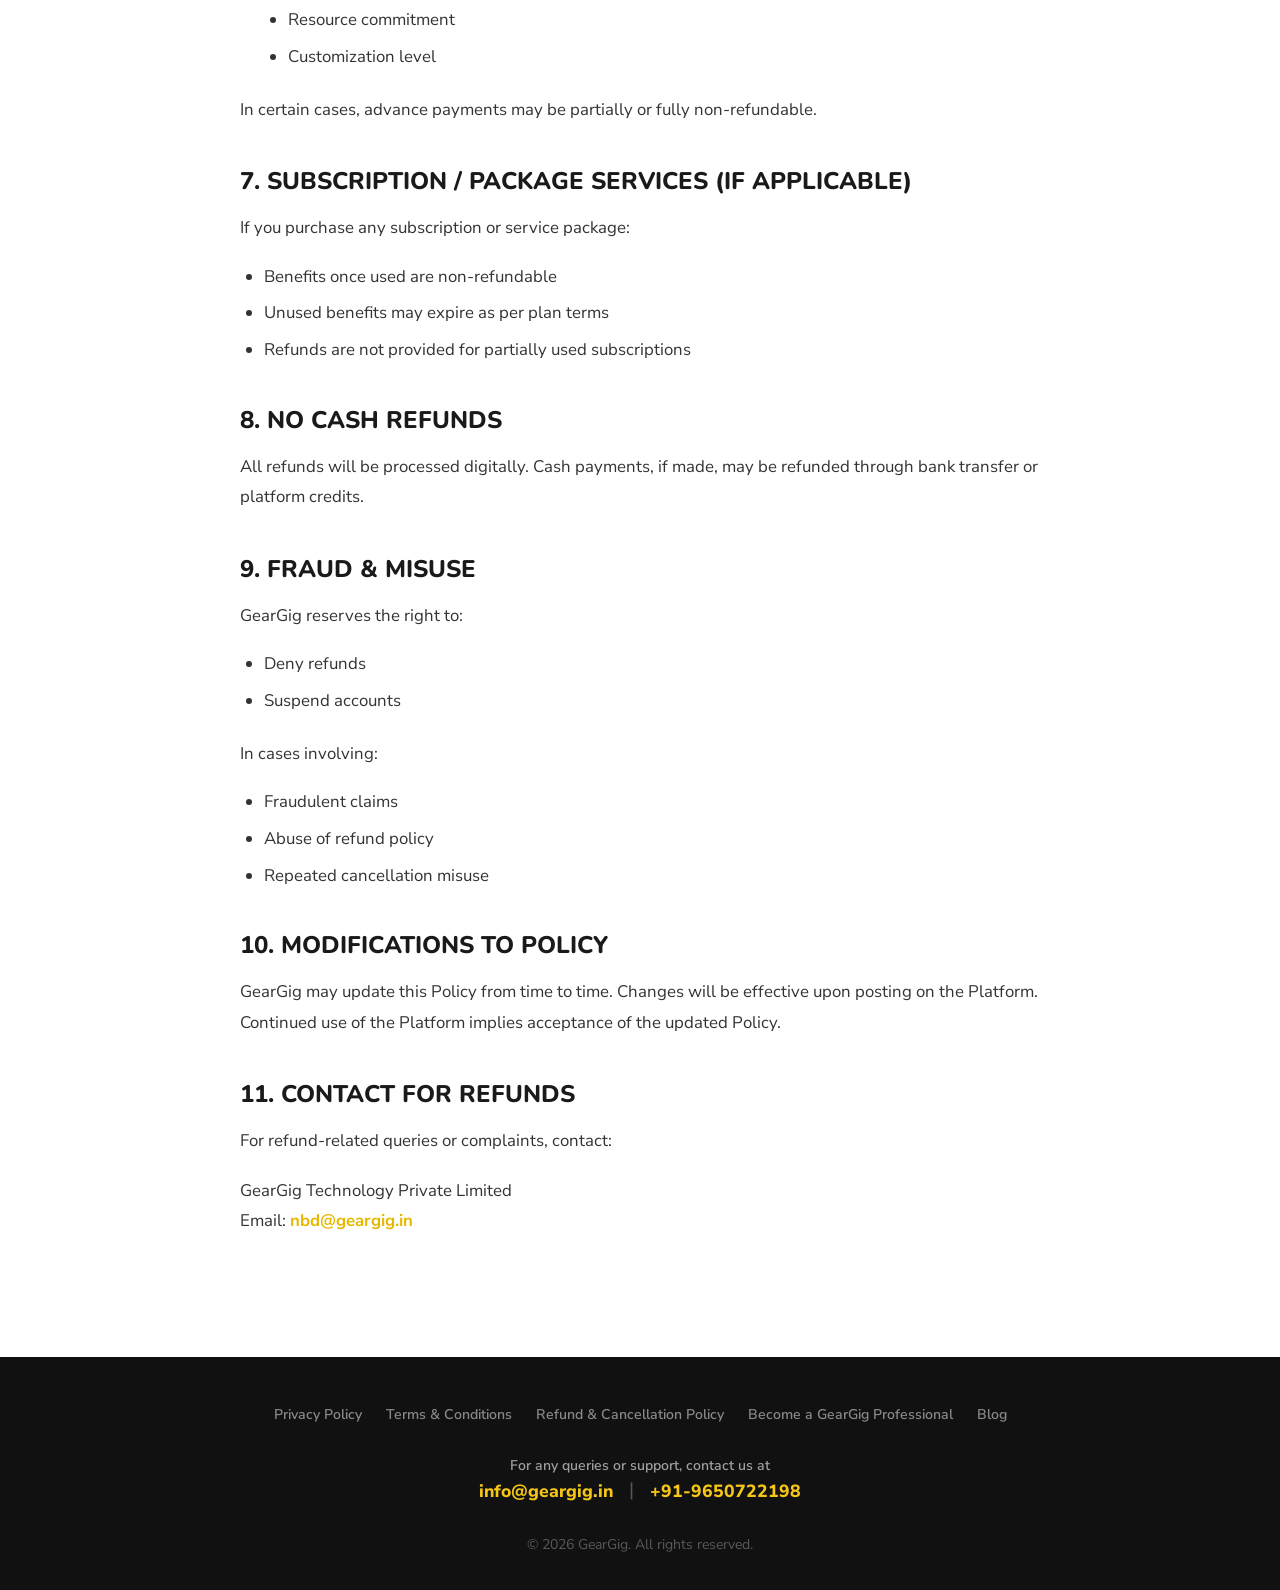
<file: geargig/refund-policy.html>
<!DOCTYPE html>
<html lang="en">
<head>
  <meta charset="UTF-8" />
  <meta name="viewport" content="width=device-width, initial-scale=1.0" />
  <meta name="description" content="Refund and Cancellation Policy — GearGig" />
  <title>Refund & Cancellation Policy — GearGig</title>

  <!-- Google Fonts -->
  <link rel="preconnect" href="https://fonts.googleapis.com" />
  <link rel="preconnect" href="https://fonts.gstatic.com" crossorigin />
  <link href="https://fonts.googleapis.com/css2?family=Nunito:wght@700;800;900&family=Nunito+Sans:wght@400;600;700;800&display=swap" rel="stylesheet" />

  <!-- Stylesheets -->
  <link rel="stylesheet" href="css/variables.css" />
  <link rel="stylesheet" href="css/base.css" />
  <link rel="stylesheet" href="css/navbar.css" />
  <link rel="stylesheet" href="css/sections.css" />
  
  <style>
    .legal-page { padding: 60px 5% 100px; background: var(--clr-white); }
    .legal-content { max-width: 800px; margin: 0 auto; }
    .legal-content h1 { 
      font-family: var(--font-display); font-weight: 900; 
      font-size: clamp(2rem, 4vw, 3rem); color: var(--clr-dark); 
      margin-bottom: 30px; line-height: 1.1;
    }
    .legal-content h2 { 
      font-family: var(--font-display); font-weight: 800; 
      font-size: 1.5rem; color: var(--clr-dark); 
      margin: 40px 0 16px; 
    }
    .legal-content h3 { 
      font-family: var(--font-display); font-weight: 700; 
      font-size: 1.2rem; color: var(--clr-dark); 
      margin: 24px 0 12px; 
    }
    .legal-content p { 
      font-size: 1.05rem; line-height: 1.8; color: var(--clr-text); 
      margin-bottom: 20px; 
    }
    .legal-content ul { 
      margin: 0 0 24px 24px; list-style: disc; 
      display: flex; flex-direction: column; gap: 10px;
    }
    .legal-content li { 
      font-size: 1.05rem; line-height: 1.6; color: var(--clr-text); 
    }
    .legal-content strong {
      color: var(--clr-dark);
      font-weight: 700;
    }
    .legal-content .last-updated { 
      font-size: 0.9rem; color: var(--clr-text-light); 
      margin-bottom: 40px; border-bottom: 1px solid rgba(0,0,0,0.1); 
      padding-bottom: 10px; display: block;
    }
  </style>
</head>
<body>

  <!-- NAVBAR -->
  <nav class="navbar" id="navbar" role="navigation" aria-label="Main navigation">
    <div class="navbar__inner">
      <a href="index.html" class="navbar__logo" aria-label="GearGig Home">
        <img src="./images/logo.png" alt="GearGig Logo" class="navbar__logo-img" />
      </a>
      <ul class="navbar__links" role="list">
        <li><a href="index.html#proof">Why us</a></li>
        <li><a href="index.html#services">Services</a></li>
        <li><a href="index.html#how-it-works">How it works</a></li>
        <li><a href="index.html#faq">FAQs</a></li>
        <li><a href="blog.html">Blog</a></li>
      </ul>
      <a href="https://github.com/Kunal-Gulia/geargig/releases/download/v1.0/GearGig.apk" download class="navbar__cta">Download App</a>
      <button class="navbar__hamburger" id="hamburger" aria-label="Toggle menu" aria-expanded="false" aria-controls="mobile-menu">
        <span></span><span></span><span></span>
      </button>
    </div>
    <div class="navbar__mobile-menu" id="mobile-menu" role="menu">
      <a href="index.html#proof" role="menuitem">Why us</a>
      <a href="index.html#services" role="menuitem">Services</a>
      <a href="index.html#how-it-works" role="menuitem">How it works</a>
      <a href="index.html#faq" role="menuitem">FAQs</a>
      <a href="blog.html" role="menuitem">Blog</a>
      <a href="index.html#cta" class="navbar__cta" role="menuitem">Download App</a>
    </div>
  </nav>

  <!-- CONTENT -->
  <main class="legal-page">
    <div class="legal-content">
      <span class="last-updated">Last Updated: April 18, 2026</span>
      <h1>Refund & Cancellation Policy</h1>
      <p>This Refund & Cancellation Policy (“Policy”) outlines the terms governing cancellations, refunds, and related matters for services booked through www.geargig.com and/or the GearGig mobile application (collectively, the “Platform”).</p>
      <p>This Policy forms an integral part of the Terms and Conditions of GearGig Technology Private Limited (“GearGig”, “we”, “us”, or “our”). By booking services on the Platform, you (“User” or “Customer”) agree to this Policy.</p>

      <h2>1. NATURE OF PLATFORM</h2>
      <p>GearGig acts as a facilitator connecting customers with independent service providers (“Service Providers”). The actual services (“Gig Services”) are delivered by Service Providers, and GearGig does not directly provide these services.</p>
      <p>Accordingly, refunds are governed by the nature of the service, stage of booking, and applicable conditions outlined below.</p>

      <h2>2. CANCELLATION POLICY</h2>
      <h3>(a) Cancellation by Customer</h3>
      <p>You may cancel a service booking through the Platform subject to the following conditions:</p>
      <ul>
        <li><strong>Before Confirmation:</strong><br>
        If the booking is cancelled before it is accepted or confirmed by a Service Provider, no cancellation charges will apply.</li>
        <li><strong>After Confirmation but Before Service Start:</strong><br>
        A cancellation fee may be charged depending on:
          <ul style="margin-top: 8px; margin-bottom: 0;">
            <li>Time remaining before scheduled service</li>
            <li>Resource allocation and preparation by the Service Provider</li>
          </ul>
        </li>
        <li><strong>After Service Provider Arrival / Service Initiation:</strong><br>
        Cancellation at this stage may attract:
          <ul style="margin-top: 8px; margin-bottom: 0;">
            <li>Full service charges</li>
            <li>Additional costs incurred by the Service Provider (travel, materials, etc.)</li>
          </ul>
        </li>
      </ul>

      <h3>(b) Cancellation by Service Provider</h3>
      <p>In case a Service Provider cancels:</p>
      <ul>
        <li>GearGig will attempt to assign an alternative Service Provider</li>
        <li>If no replacement is available, you will be eligible for a full refund of any prepaid amount</li>
      </ul>

      <h3>(c) Cancellation by GearGig</h3>
      <p>GearGig reserves the right to cancel bookings in cases such as:</p>
      <ul>
        <li>Unavailability of Service Providers</li>
        <li>Incorrect or incomplete booking details</li>
        <li>Safety concerns or policy violations</li>
      </ul>
      <p>In such cases, a full refund will be processed where applicable.</p>

      <h2>3. REFUND ELIGIBILITY</h2>
      <p>Refunds may be issued under the following circumstances:</p>
      <p><strong>Eligible Scenarios:</strong></p>
      <ul>
        <li>Service not delivered due to provider unavailability</li>
        <li>Duplicate payment or technical error</li>
        <li>Cancellation by GearGig</li>
        <li>Verified service deficiency or non-performance</li>
        <li>Payment charged but booking not confirmed</li>
      </ul>
      <p><strong>Non-Eligible Scenarios:</strong></p>
      <ul>
        <li>Change of mind after service completion</li>
        <li>Dissatisfaction based on subjective expectations (without valid evidence)</li>
        <li>Partial service usage</li>
        <li>Delays caused by user unavailability or incorrect details</li>
        <li>Direct dealings with Service Providers outside the Platform</li>
      </ul>

      <h2>4. SERVICE QUALITY DISPUTES</h2>
      <p>If you are dissatisfied with the service:</p>
      <ul>
        <li>You must raise a complaint within 48 hours of service completion</li>
        <li>GearGig may:
          <ul style="margin-top: 8px; margin-bottom: 0;">
            <li>Review the case</li>
            <li>Seek clarification from both parties</li>
            <li>Offer partial/full refund or re-service at its discretion</li>
          </ul>
        </li>
      </ul>
      <p>All decisions will be made based on available evidence and internal quality guidelines.</p>

      <h2>5. REFUND PROCESS</h2>
      <ul>
        <li>Approved refunds will be processed within 5–10 business days</li>
        <li>Refunds will be credited to:
          <ul style="margin-top: 8px; margin-bottom: 0;">
            <li>Original payment method, or</li>
            <li>GearGig wallet/credits (if applicable)</li>
          </ul>
        </li>
      </ul>
      <p>Processing time may vary depending on payment provider or bank.</p>

      <h2>6. ADVANCE PAYMENTS</h2>
      <p>For services requiring advance payment:</p>
      <ul>
        <li>Refund eligibility depends on:
          <ul style="margin-top: 8px; margin-bottom: 0;">
            <li>Stage of service</li>
            <li>Resource commitment</li>
            <li>Customization level</li>
          </ul>
        </li>
      </ul>
      <p>In certain cases, advance payments may be partially or fully non-refundable.</p>

      <h2>7. SUBSCRIPTION / PACKAGE SERVICES (IF APPLICABLE)</h2>
      <p>If you purchase any subscription or service package:</p>
      <ul>
        <li>Benefits once used are non-refundable</li>
        <li>Unused benefits may expire as per plan terms</li>
        <li>Refunds are not provided for partially used subscriptions</li>
      </ul>

      <h2>8. NO CASH REFUNDS</h2>
      <p>All refunds will be processed digitally. Cash payments, if made, may be refunded through bank transfer or platform credits.</p>

      <h2>9. FRAUD & MISUSE</h2>
      <p>GearGig reserves the right to:</p>
      <ul>
        <li>Deny refunds</li>
        <li>Suspend accounts</li>
      </ul>
      <p>In cases involving:</p>
      <ul>
        <li>Fraudulent claims</li>
        <li>Abuse of refund policy</li>
        <li>Repeated cancellation misuse</li>
      </ul>

      <h2>10. MODIFICATIONS TO POLICY</h2>
      <p>GearGig may update this Policy from time to time. Changes will be effective upon posting on the Platform. Continued use of the Platform implies acceptance of the updated Policy.</p>

      <h2>11. CONTACT FOR REFUNDS</h2>
      <p>For refund-related queries or complaints, contact:</p>
      <p>GearGig Technology Private Limited<br>
      Email: <a href="mailto:nbd@geargig.in" style="color:var(--clr-yellow-dark); font-weight:700;">nbd@geargig.in</a></p>
    </div>
  </main>

  <!-- FOOTER -->
  <footer class="footer" role="contentinfo">
   
    <nav class="footer__links" aria-label="Footer navigation">
      <a href="privacy-policy.html">Privacy Policy</a>
      <a href="terms-of-service.html">Terms & Conditions</a>
      <a href="refund-policy.html">Refund & Cancellation Policy</a>
      <a href="https://github.com/Kunal-Gulia/geargig/releases/download/v1.0/app-release.apk" download>Become a GearGig Professional</a>
      <a href="blog.html">Blog</a>
    </nav>
    <div class="footer__contact">
      <p>For any queries or support, contact us at</p>
      <div style="display: flex; justify-content: center; gap: 16px; align-items: center; flex-wrap: wrap;">
        <a href="mailto:info@geargig.in">info@geargig.in</a>
        <span style="color: rgba(255,255,255,0.3); font-size: 1.2rem; line-height: 1;">|</span>
        <a href="tel:+919650722198">+91-9650722198</a>
      </div>
    </div>
    <p class="footer__copy">© 2026 GearGig. All rights reserved.</p>
  </footer>

  <script src="js/navbar.js"></script>
</body>
</html>
</file>
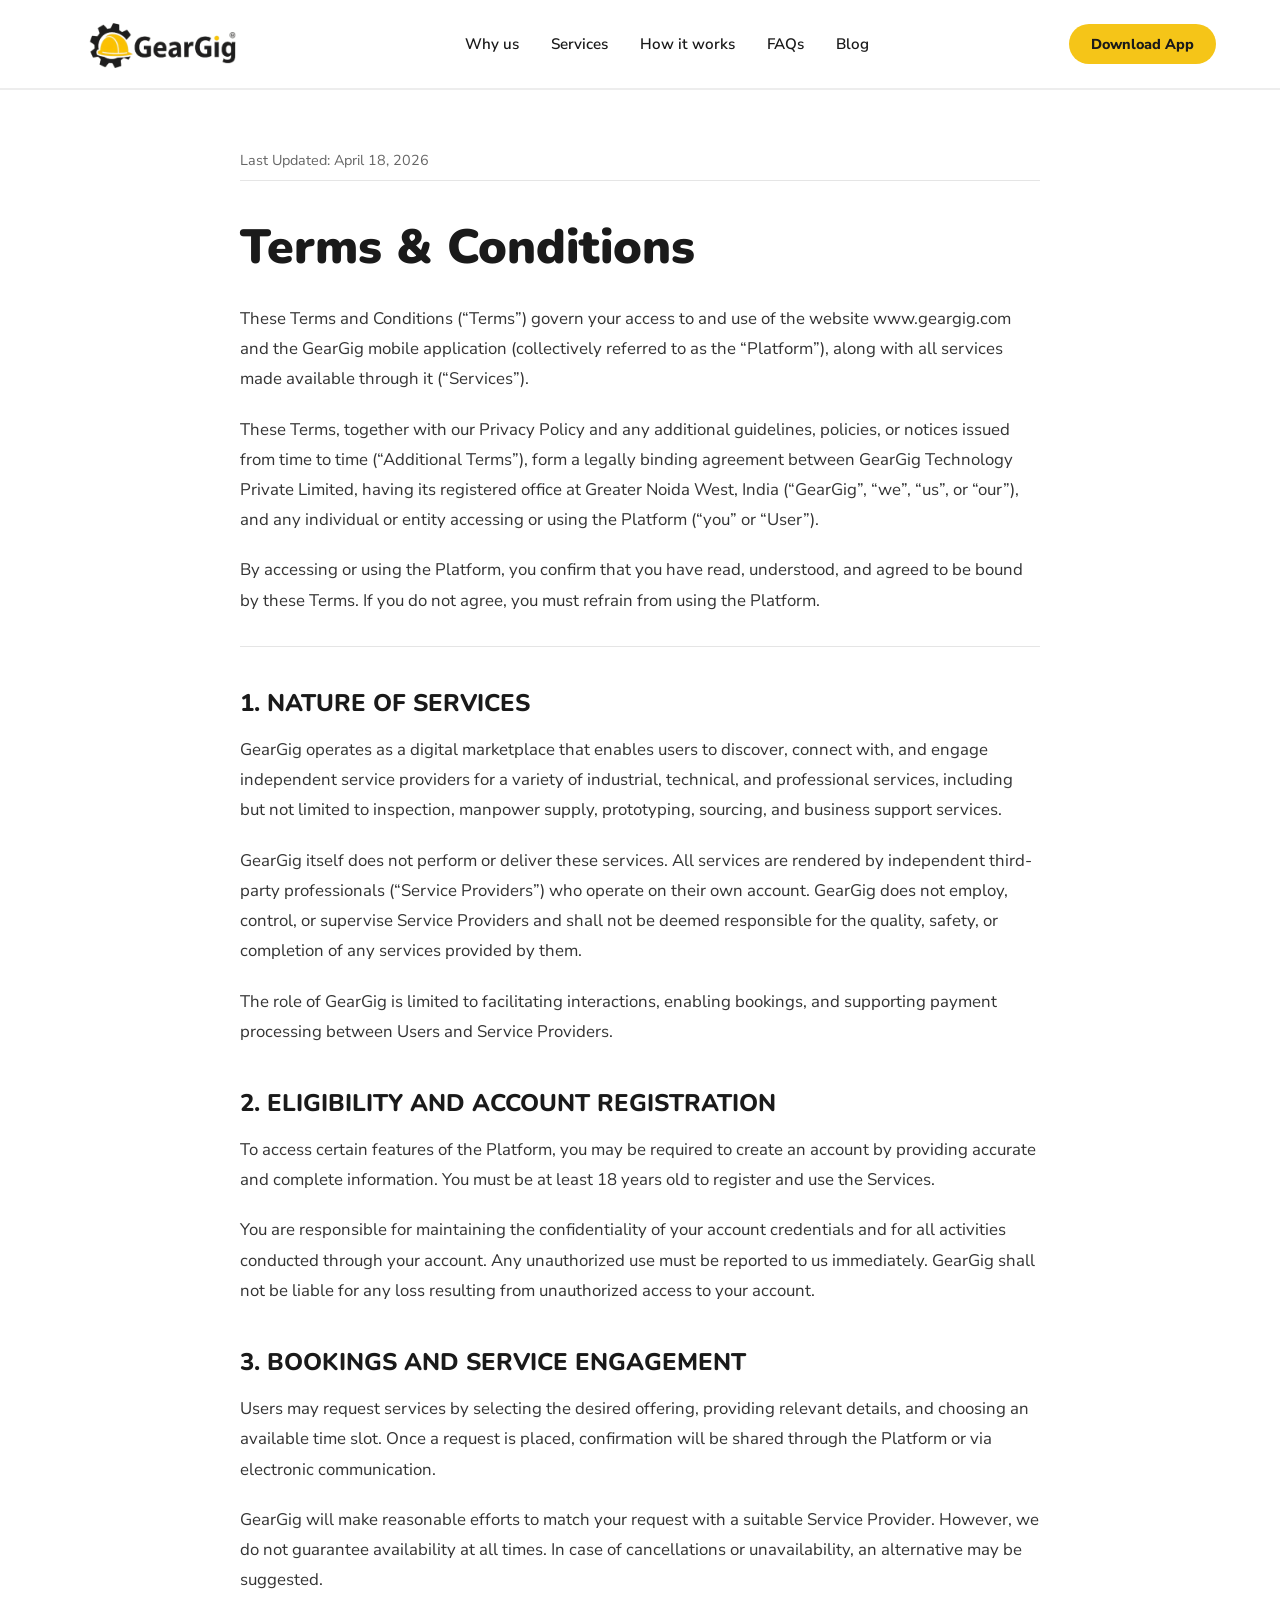
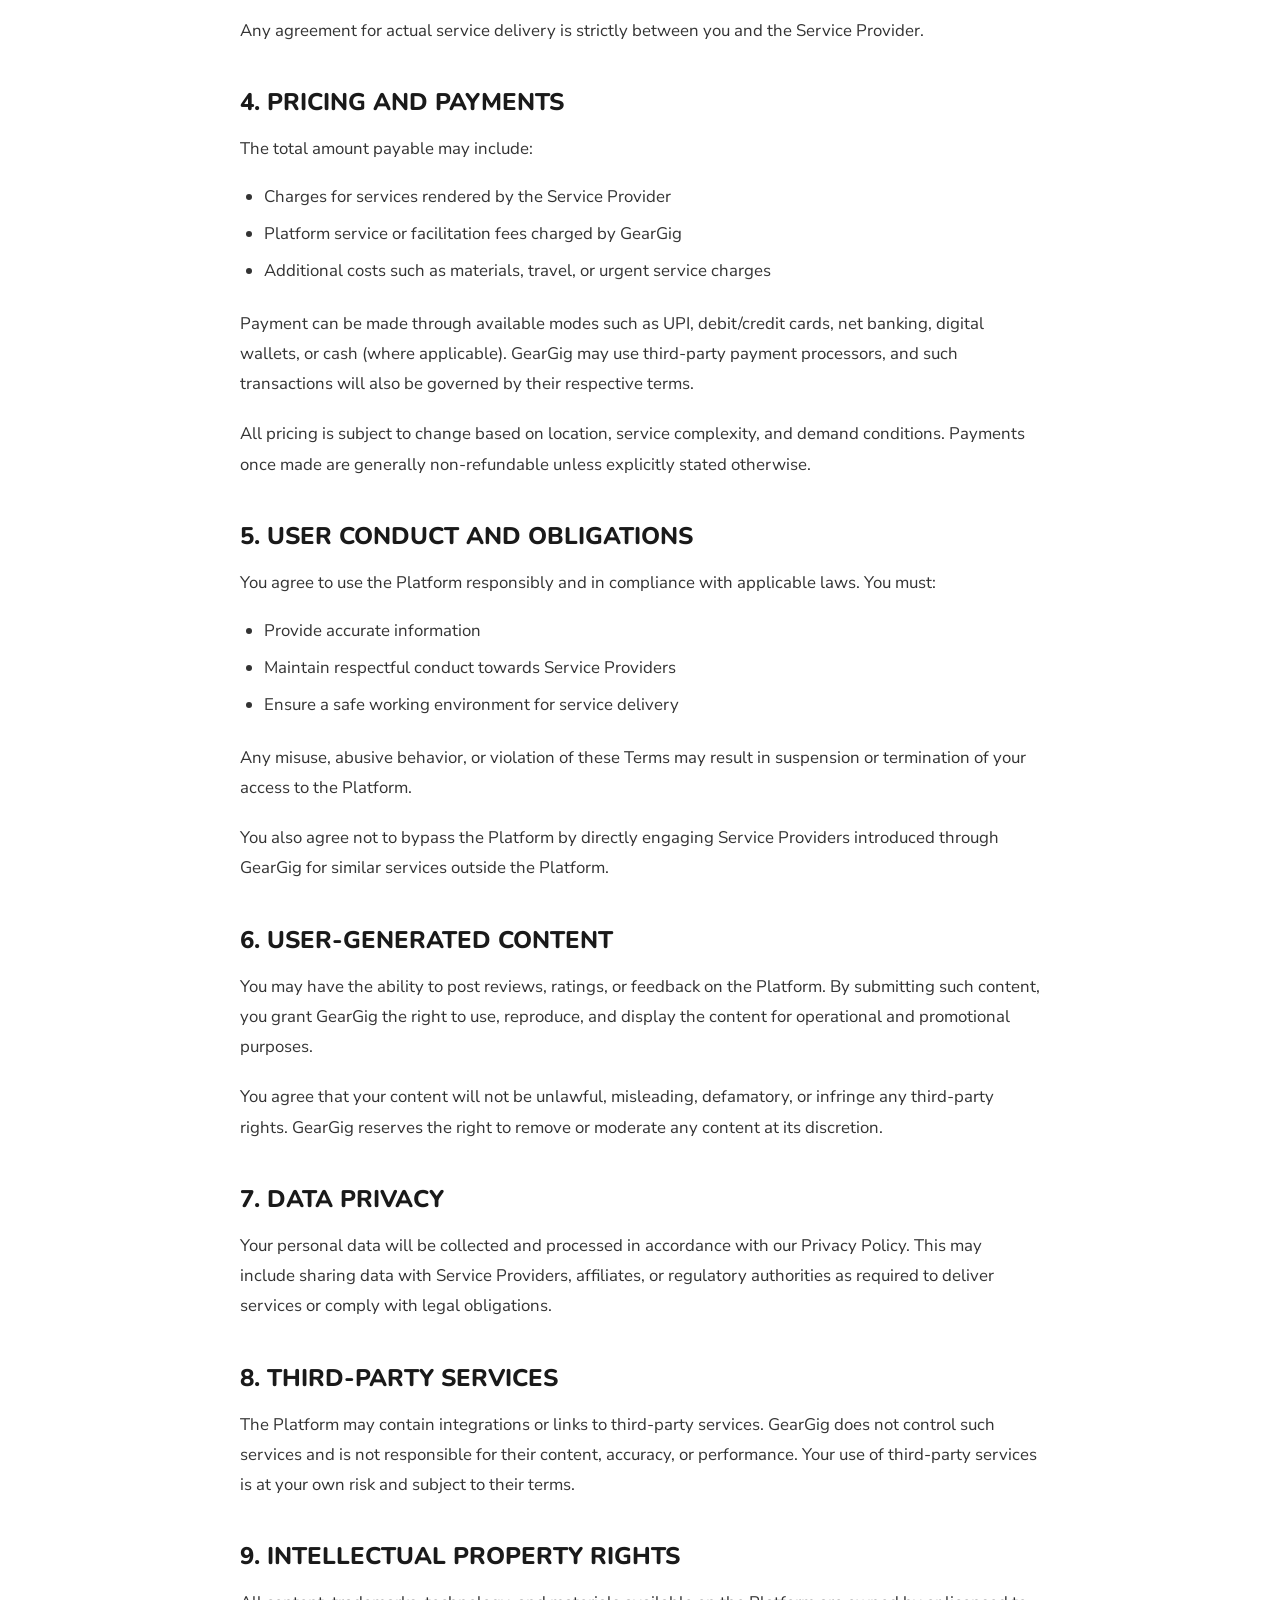
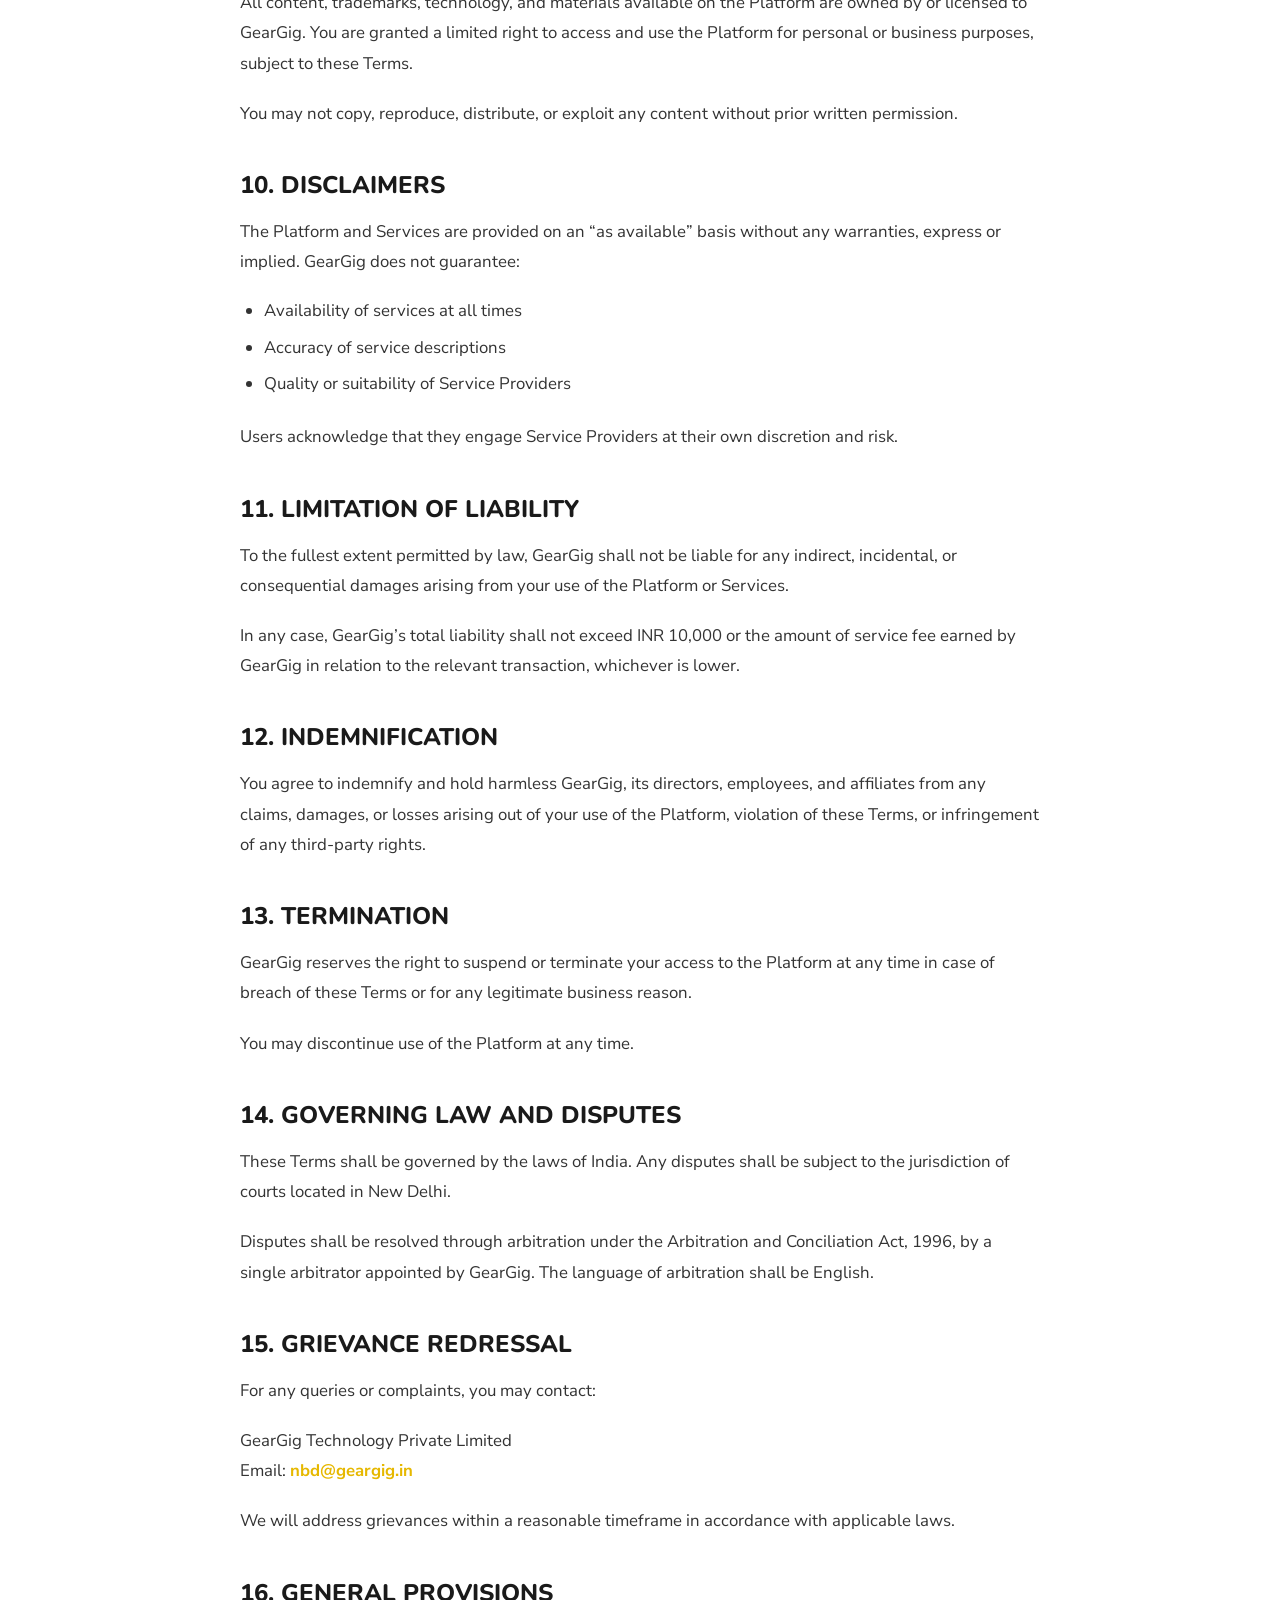
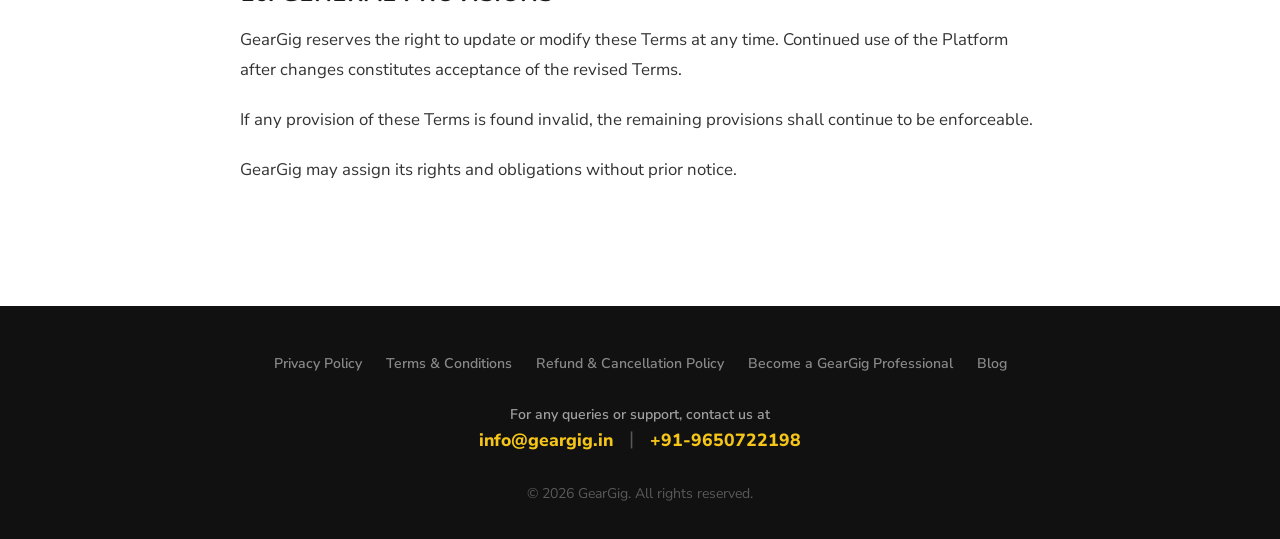
<file: geargig/terms-of-service.html>
<!DOCTYPE html>
<html lang="en">
<head>
  <meta charset="UTF-8" />
  <meta name="viewport" content="width=device-width, initial-scale=1.0" />
  <meta name="description" content="Terms of Service — By using GearGig, you agree to our terms and conditions." />
  <title>Terms of Service — GearGig</title>

  <!-- Google Fonts -->
  <link rel="preconnect" href="https://fonts.googleapis.com" />
  <link rel="preconnect" href="https://fonts.gstatic.com" crossorigin />
  <link href="https://fonts.googleapis.com/css2?family=Nunito:wght@700;800;900&family=Nunito+Sans:wght@400;600;700;800&display=swap" rel="stylesheet" />

  <!-- Stylesheets -->
  <link rel="stylesheet" href="css/variables.css" />
  <link rel="stylesheet" href="css/base.css" />
  <link rel="stylesheet" href="css/navbar.css" />
  <link rel="stylesheet" href="css/sections.css" />
  
  <style>
    .legal-page { padding: 60px 5% 100px; background: var(--clr-white); }
    .legal-content { max-width: 800px; margin: 0 auto; }
    .legal-content h1 { 
      font-family: var(--font-display); font-weight: 900; 
      font-size: clamp(2rem, 4vw, 3rem); color: var(--clr-dark); 
      margin-bottom: 30px; line-height: 1.1;
    }
    .legal-content h2 { 
      font-family: var(--font-display); font-weight: 800; 
      font-size: 1.5rem; color: var(--clr-dark); 
      margin: 40px 0 16px; 
    }
    .legal-content p { 
      font-size: 1.05rem; line-height: 1.8; color: var(--clr-text); 
      margin-bottom: 20px; 
    }
    .legal-content ul { 
      margin: 0 0 24px 24px; list-style: disc; 
      display: flex; flex-direction: column; gap: 10px;
    }
    .legal-content li { 
      font-size: 1.05rem; line-height: 1.6; color: var(--clr-text); 
    }
    .legal-content .last-updated { 
      font-size: 0.9rem; color: var(--clr-text-light); 
      margin-bottom: 40px; border-bottom: 1px solid rgba(0,0,0,0.1); 
      padding-bottom: 10px; display: block;
    }
  </style>
</head>
<body>

  <!-- NAVBAR -->
  <nav class="navbar" id="navbar" role="navigation" aria-label="Main navigation">
    <div class="navbar__inner">
      <a href="index.html" class="navbar__logo" aria-label="GearGig Home">
        <img src="./images/logo.png" alt="GearGig Logo" class="navbar__logo-img" />
      </a>
      <ul class="navbar__links" role="list">
        <li><a href="index.html#proof">Why us</a></li>
        <li><a href="index.html#services">Services</a></li>
        <li><a href="index.html#how-it-works">How it works</a></li>
        <li><a href="index.html#faq">FAQs</a></li>
        <li><a href="blog.html">Blog</a></li>
      </ul>
      <a href="https://github.com/Kunal-Gulia/geargig/releases/download/v1.0/GearGig.apk" download class="navbar__cta">Download App</a>
      <button class="navbar__hamburger" id="hamburger" aria-label="Toggle menu" aria-expanded="false" aria-controls="mobile-menu">
        <span></span><span></span><span></span>
      </button>
    </div>
    <div class="navbar__mobile-menu" id="mobile-menu" role="menu">
      <a href="index.html#proof" role="menuitem">Why us</a>
      <a href="index.html#services" role="menuitem">Services</a>
      <a href="index.html#how-it-works" role="menuitem">How it works</a>
      <a href="index.html#faq" role="menuitem">FAQs</a>
      <a href="blog.html" role="menuitem">Blog</a>
      <a href="index.html#cta" class="navbar__cta" role="menuitem">Download App</a>
    </div>
  </nav>

  <!-- CONTENT -->
  <main class="legal-page">
    <div class="legal-content">
      <span class="last-updated">Last Updated: April 18, 2026</span>
      <h1>Terms & Conditions</h1>
      <p>These Terms and Conditions (“Terms”) govern your access to and use of the website www.geargig.com and the GearGig mobile application (collectively referred to as the “Platform”), along with all services made available through it (“Services”).</p>
      <p>These Terms, together with our Privacy Policy and any additional guidelines, policies, or notices issued from time to time (“Additional Terms”), form a legally binding agreement between GearGig Technology Private Limited, having its registered office at Greater Noida West, India (“GearGig”, “we”, “us”, or “our”), and any individual or entity accessing or using the Platform (“you” or “User”).</p>
      <p>By accessing or using the Platform, you confirm that you have read, understood, and agreed to be bound by these Terms. If you do not agree, you must refrain from using the Platform.</p>
      <hr style="margin: 30px 0; border: none; border-top: 1px solid rgba(0,0,0,0.1);">

      <h2>1. NATURE OF SERVICES</h2>
      <p>GearGig operates as a digital marketplace that enables users to discover, connect with, and engage independent service providers for a variety of industrial, technical, and professional services, including but not limited to inspection, manpower supply, prototyping, sourcing, and business support services.</p>
      <p>GearGig itself does not perform or deliver these services. All services are rendered by independent third-party professionals (“Service Providers”) who operate on their own account. GearGig does not employ, control, or supervise Service Providers and shall not be deemed responsible for the quality, safety, or completion of any services provided by them.</p>
      <p>The role of GearGig is limited to facilitating interactions, enabling bookings, and supporting payment processing between Users and Service Providers.</p>

      <h2>2. ELIGIBILITY AND ACCOUNT REGISTRATION</h2>
      <p>To access certain features of the Platform, you may be required to create an account by providing accurate and complete information. You must be at least 18 years old to register and use the Services.</p>
      <p>You are responsible for maintaining the confidentiality of your account credentials and for all activities conducted through your account. Any unauthorized use must be reported to us immediately. GearGig shall not be liable for any loss resulting from unauthorized access to your account.</p>

      <h2>3. BOOKINGS AND SERVICE ENGAGEMENT</h2>
      <p>Users may request services by selecting the desired offering, providing relevant details, and choosing an available time slot. Once a request is placed, confirmation will be shared through the Platform or via electronic communication.</p>
      <p>GearGig will make reasonable efforts to match your request with a suitable Service Provider. However, we do not guarantee availability at all times. In case of cancellations or unavailability, an alternative may be suggested.</p>
      <p>Any agreement for actual service delivery is strictly between you and the Service Provider.</p>

      <h2>4. PRICING AND PAYMENTS</h2>
      <p>The total amount payable may include:</p>
      <ul>
        <li>Charges for services rendered by the Service Provider</li>
        <li>Platform service or facilitation fees charged by GearGig</li>
        <li>Additional costs such as materials, travel, or urgent service charges</li>
      </ul>
      <p>Payment can be made through available modes such as UPI, debit/credit cards, net banking, digital wallets, or cash (where applicable). GearGig may use third-party payment processors, and such transactions will also be governed by their respective terms.</p>
      <p>All pricing is subject to change based on location, service complexity, and demand conditions. Payments once made are generally non-refundable unless explicitly stated otherwise.</p>

      <h2>5. USER CONDUCT AND OBLIGATIONS</h2>
      <p>You agree to use the Platform responsibly and in compliance with applicable laws. You must:</p>
      <ul>
        <li>Provide accurate information</li>
        <li>Maintain respectful conduct towards Service Providers</li>
        <li>Ensure a safe working environment for service delivery</li>
      </ul>
      <p>Any misuse, abusive behavior, or violation of these Terms may result in suspension or termination of your access to the Platform.</p>
      <p>You also agree not to bypass the Platform by directly engaging Service Providers introduced through GearGig for similar services outside the Platform.</p>

      <h2>6. USER-GENERATED CONTENT</h2>
      <p>You may have the ability to post reviews, ratings, or feedback on the Platform. By submitting such content, you grant GearGig the right to use, reproduce, and display the content for operational and promotional purposes.</p>
      <p>You agree that your content will not be unlawful, misleading, defamatory, or infringe any third-party rights. GearGig reserves the right to remove or moderate any content at its discretion.</p>

      <h2>7. DATA PRIVACY</h2>
      <p>Your personal data will be collected and processed in accordance with our Privacy Policy. This may include sharing data with Service Providers, affiliates, or regulatory authorities as required to deliver services or comply with legal obligations.</p>

      <h2>8. THIRD-PARTY SERVICES</h2>
      <p>The Platform may contain integrations or links to third-party services. GearGig does not control such services and is not responsible for their content, accuracy, or performance. Your use of third-party services is at your own risk and subject to their terms.</p>

      <h2>9. INTELLECTUAL PROPERTY RIGHTS</h2>
      <p>All content, trademarks, technology, and materials available on the Platform are owned by or licensed to GearGig. You are granted a limited right to access and use the Platform for personal or business purposes, subject to these Terms.</p>
      <p>You may not copy, reproduce, distribute, or exploit any content without prior written permission.</p>

      <h2>10. DISCLAIMERS</h2>
      <p>The Platform and Services are provided on an “as available” basis without any warranties, express or implied. GearGig does not guarantee:</p>
      <ul>
        <li>Availability of services at all times</li>
        <li>Accuracy of service descriptions</li>
        <li>Quality or suitability of Service Providers</li>
      </ul>
      <p>Users acknowledge that they engage Service Providers at their own discretion and risk.</p>

      <h2>11. LIMITATION OF LIABILITY</h2>
      <p>To the fullest extent permitted by law, GearGig shall not be liable for any indirect, incidental, or consequential damages arising from your use of the Platform or Services.</p>
      <p>In any case, GearGig’s total liability shall not exceed INR 10,000 or the amount of service fee earned by GearGig in relation to the relevant transaction, whichever is lower.</p>

      <h2>12. INDEMNIFICATION</h2>
      <p>You agree to indemnify and hold harmless GearGig, its directors, employees, and affiliates from any claims, damages, or losses arising out of your use of the Platform, violation of these Terms, or infringement of any third-party rights.</p>

      <h2>13. TERMINATION</h2>
      <p>GearGig reserves the right to suspend or terminate your access to the Platform at any time in case of breach of these Terms or for any legitimate business reason.</p>
      <p>You may discontinue use of the Platform at any time.</p>

      <h2>14. GOVERNING LAW AND DISPUTES</h2>
      <p>These Terms shall be governed by the laws of India. Any disputes shall be subject to the jurisdiction of courts located in New Delhi.</p>
      <p>Disputes shall be resolved through arbitration under the Arbitration and Conciliation Act, 1996, by a single arbitrator appointed by GearGig. The language of arbitration shall be English.</p>

      <h2>15. GRIEVANCE REDRESSAL</h2>
      <p>For any queries or complaints, you may contact:</p>
      <p>GearGig Technology Private Limited<br>
      Email: <a href="mailto:nbd@geargig.in" style="color:var(--clr-yellow-dark); font-weight:700;">nbd@geargig.in</a></p>
      <p>We will address grievances within a reasonable timeframe in accordance with applicable laws.</p>

      <h2>16. GENERAL PROVISIONS</h2>
      <p>GearGig reserves the right to update or modify these Terms at any time. Continued use of the Platform after changes constitutes acceptance of the revised Terms.</p>
      <p>If any provision of these Terms is found invalid, the remaining provisions shall continue to be enforceable.</p>
      <p>GearGig may assign its rights and obligations without prior notice.</p>
    </div>
  </main>

  <!-- FOOTER -->
  <footer class="footer" role="contentinfo">
    
    <nav class="footer__links" aria-label="Footer navigation">
      <a href="privacy-policy.html">Privacy Policy</a>
      <a href="terms-of-service.html">Terms & Conditions</a>
      <a href="refund-policy.html">Refund & Cancellation Policy</a>
      <a href="https://github.com/Kunal-Gulia/geargig/releases/download/v1.0/app-release.apk" download>Become a GearGig Professional</a>
      <a href="blog.html">Blog</a>
    </nav>
    <div class="footer__contact">
      <p>For any queries or support, contact us at</p>
      <div style="display: flex; justify-content: center; gap: 16px; align-items: center; flex-wrap: wrap;">
        <a href="mailto:info@geargig.in">info@geargig.in</a>
        <span style="color: rgba(255,255,255,0.3); font-size: 1.2rem; line-height: 1;">|</span>
        <a href="tel:+919650722198">+91-9650722198</a>
      </div>
    </div>
    <p class="footer__copy">© 2026 GearGig. All rights reserved.</p>
  </footer>

  <script src="js/navbar.js"></script>
</body>
</html>
</file>
<file: geargig/css/variables.css>
/* ============================================
   GearGig — Design Tokens & CSS Variables
   ============================================ */

:root {
  /* Brand Colors */
  --clr-yellow:       #F5C518;
  --clr-yellow-dark:  #e6b800;
  --clr-yellow-light: #fef9e7;
  --clr-black:        #111111;
  --clr-dark:         #1a1a1a;
  --clr-gray-bg:      #f7f5f0;
  --clr-white:        #ffffff;
  --clr-text:         #333333;
  --clr-text-light:   #666666;
  --clr-text-muted:   rgba(255,255,255,0.6);

  /* Typography */
  --font-display: 'Nunito', sans-serif;
  --font-body:    'Nunito Sans', sans-serif;

  /* Spacing */
  --space-xs:  8px;
  --space-sm:  14px;
  --space-md:  24px;
  --space-lg:  40px;
  --space-xl:  60px;
  --space-2xl: 90px;

  /* Border Radius */
  --radius-sm:   8px;
  --radius-md:   16px;
  --radius-lg:   24px;
  --radius-xl:   36px;
  --radius-pill: 50px;

  /* Shadows */
  --shadow-sm: 0 2px 12px rgba(0,0,0,0.06);
  --shadow-md: 0 8px 30px rgba(0,0,0,0.12);
  --shadow-lg: 0 16px 48px rgba(0,0,0,0.16);
  --shadow-xl: 0 40px 80px rgba(0,0,0,0.25);

  /* Transitions */
  --transition-fast:   0.2s ease;
  --transition-normal: 0.35s ease;
  --transition-slow:   0.6s ease;

  /* Layout */
  --section-pad: 90px 5%;
}
</file>
<file: geargig/css/base.css>
/* ============================================
   GearGig — Reset & Base
   ============================================ */

*, *::before, *::after {
  margin: 0; padding: 0; box-sizing: border-box;
}

html { scroll-behavior: smooth; font-size: 16px; }

body {
  font-family: var(--font-body);
  color: var(--clr-text);
  background: var(--clr-white);
  overflow-x: hidden;
  -webkit-font-smoothing: antialiased;
}

img, svg { display: block; max-width: 100%; }
a  { text-decoration: none; color: inherit; }
ul { list-style: none; }
button { cursor: pointer; border: none; background: none; font-family: inherit; }

/* ── Shared section labels ── */
.section-label {
  display: inline-flex; align-items: center; gap: 8px;
  font-weight: 800; font-size: 0.82rem;
  color: var(--clr-yellow-dark);
  letter-spacing: 1px; text-transform: uppercase; margin-bottom: 14px;
}
.section-label::before { content: "✦"; font-size: 0.7rem; }

.section-heading {
  font-family: var(--font-display); font-weight: 900;
  font-size: clamp(1.8rem, 3vw, 2.6rem);
  color: var(--clr-dark); line-height: 1.15; margin-bottom: 10px;
}

.section-subtext {
  color: var(--clr-text-light); font-size: 1rem;
  line-height: 1.7; margin-bottom: 50px;
}

/* ── Store buttons (reused in hero + cta) ── */
.btn-store {
  display: inline-flex; align-items: center; gap: 10px;
  background: var(--clr-dark); color: var(--clr-white);
  padding: 12px 22px; border-radius: var(--radius-md);
  transition: transform var(--transition-fast), box-shadow var(--transition-fast);
  flex-shrink: 0;
}
.btn-store:hover { transform: translateY(-3px); box-shadow: 0 8px 24px rgba(0,0,0,0.25); }
.btn-store svg { width: 24px; height: 24px; fill: var(--clr-white); flex-shrink: 0; }
.btn-store__text small { display: block; font-size: 0.65rem; font-weight: 600; opacity: 0.7; }
.btn-store__text strong { display: block; font-size: 0.95rem; font-weight: 800; }

.btn-store--yellow { background: var(--clr-yellow); color: var(--clr-dark); }
.btn-store--yellow svg { fill: var(--clr-dark); }
.btn-store--yellow:hover { box-shadow: 0 8px 24px rgba(245,197,24,0.45); }

/* ── Scroll fade-in ── */
.fade-in {
  opacity: 0; transform: translateY(28px);
  transition: opacity var(--transition-slow), transform var(--transition-slow);
}
.fade-in.visible { opacity: 1; transform: translateY(0); }

/* ══ FOOTER ══════════════════════════════════ */
.footer {
  background: var(--clr-black); color: rgba(255,255,255,0.5);
  padding: 48px 5% 36px; display: flex; flex-direction: column;
  align-items: center; text-align: center; gap: 32px; font-size: 0.88rem;
}
.footer__logo { font-family: var(--font-display); font-weight: 900; color: var(--clr-white); font-size: 1.5rem; margin-bottom: 8px; }
.footer__links { display: flex; gap: 24px; flex-wrap: wrap; justify-content: center; }
.footer__links a { color: rgba(255,255,255,0.5); font-weight: 600; transition: color var(--transition-fast); }
.footer__links a:hover { color: var(--clr-yellow); }

.footer__contact {
  width: 100%;
  text-align: center;
}
.footer__contact p {
  color: rgba(255,255,255,0.6);
  font-weight: 600;
  margin-bottom: 4px;
}
.footer__contact a {
  color: var(--clr-yellow);
  font-weight: 800;
  font-size: 1.1rem;
  transition: transform var(--transition-fast);
  display: inline-block;
}
.footer__contact a:hover {
  transform: scale(1.05);
}

.footer__copy { color: rgba(255,255,255,0.3); width: 100%; text-align: center; }

/* ══ FOOTER RESPONSIVE ═══════════════════════ */
@media (max-width: 768px) {
  .footer { flex-direction: column; text-align: center; }
  .footer__links { justify-content: center; }
}
</file>
<file: geargig/css/navbar.css>
/* ============================================
   GearGig — Navbar
   ============================================ */

.navbar {
  position: sticky; top: 0; z-index: 200;
  background: rgba(255,255,255,0.97);
  backdrop-filter: blur(12px);
  border-bottom: 1px solid rgba(0,0,0,0.07);
}

.navbar__inner {
  display: flex; align-items: center; justify-content: space-between;
  padding: 14px 5%; max-width: 1280px; margin: 0 auto;
}

/* Logo */
.navbar__logo { display: flex; align-items: center; gap: 10px; }
/* Navbar logo container */
.navbar__logo {
  display: flex;
  align-items: center;
  text-decoration: none;
  height: 60px; /* match your navbar height */
}

/* Logo image styling */
.navbar__logo-img {
  height: 200px;
  width: auto;
  object-fit: contain;
  display: block;
  transition: transform 0.3s ease, opacity 0.3s ease;
}

/* Hover effect */
.navbar__logo:hover .navbar__logo-img {
  transform: scale(1.05);
  opacity: 0.9;
}
.navbar__logo-text {
  font-family: var(--font-display); font-weight: 900;
  font-size: 1.6rem; color: var(--clr-dark); letter-spacing: -0.5px;
}

/* Links */
.navbar__links { display: flex; align-items: center; gap: 32px; }
.navbar__links a {
  font-weight: 600; font-size: 0.95rem; color: var(--clr-dark);
  position: relative; transition: color var(--transition-fast);
}
.navbar__links a::after {
  content: ''; position: absolute; bottom: -3px; left: 0;
  width: 0; height: 2px; background: var(--clr-yellow);
  border-radius: 2px; transition: width var(--transition-fast);
}
.navbar__links a:hover { color: var(--clr-yellow-dark); }
.navbar__links a:hover::after { width: 100%; }

/* CTA */
.navbar__cta {
  background: var(--clr-yellow); color: var(--clr-dark);
  font-weight: 800; font-size: 0.9rem;
  padding: 10px 22px; border-radius: var(--radius-pill);
  transition: transform var(--transition-fast), box-shadow var(--transition-fast);
}
.navbar__cta:hover { transform: translateY(-2px); box-shadow: 0 6px 20px rgba(245,197,24,0.5); }

/* Hamburger */
.navbar__hamburger {
  display: none; flex-direction: column; gap: 5px; padding: 4px;
}
.navbar__hamburger span {
  display: block; width: 24px; height: 2.5px;
  background: var(--clr-dark); border-radius: 2px;
  transition: transform var(--transition-fast), opacity var(--transition-fast);
}
.navbar__hamburger.active span:nth-child(1) { transform: translateY(7.5px) rotate(45deg); }
.navbar__hamburger.active span:nth-child(2) { opacity: 0; }
.navbar__hamburger.active span:nth-child(3) { transform: translateY(-7.5px) rotate(-45deg); }

/* Mobile Menu */
.navbar__mobile-menu {
  display: flex; flex-direction: column;
  background: var(--clr-white);
  border-top: 1px solid rgba(0,0,0,0.07);
  padding: 0 5%;
  max-height: 0; overflow: hidden;
  transition: max-height var(--transition-normal), padding var(--transition-normal);
}
.navbar__mobile-menu.open { max-height: 360px; padding: 12px 5% 20px; }
.navbar__mobile-menu a {
  font-weight: 700; font-size: 1rem; color: var(--clr-dark);
  padding: 12px 0; border-bottom: 1px solid rgba(0,0,0,0.06);
  transition: color var(--transition-fast);
}
.navbar__mobile-menu a:hover { color: var(--clr-yellow-dark); }
.navbar__mobile-menu .navbar__cta {
  display: none !important;
}

@media (max-width: 768px) {
  .navbar__links { display: none; }
  .navbar__inner .navbar__cta {
    display: inline-flex;
    margin-left: auto;
    margin-right: 15px;
    padding: 8px 16px;
    font-size: 0.85rem;
  }
  .navbar__hamburger { display: flex; }
}
</file>
<file: geargig/css/blog.css>
/* ============================================
   GearGig — Blog Styles
   (blog.html + blog-post.html only)
   ============================================ */

/* ── Page wrapper ── */
.blog-page {
  min-height: 100vh;
  background: var(--clr-white);
}

/* ══ BLOG HERO / HEADER ══════════════════════ */
.blog-hero {
  background: var(--clr-gray-bg);
  padding: 70px 5% 60px;
  text-align: center;
}
.blog-hero__label {
  display: inline-flex; align-items: center; gap: 8px;
  font-weight: 800; font-size: 0.82rem;
  color: var(--clr-yellow-dark);
  letter-spacing: 1px; text-transform: uppercase; margin-bottom: 14px;
}
.blog-hero__label::before { content: "✦"; font-size: 0.7rem; }
.blog-hero__heading {
  font-family: var(--font-display); font-weight: 900;
  font-size: clamp(2rem, 4vw, 3.2rem);
  color: var(--clr-dark); line-height: 1.1; margin-bottom: 14px;
}
.blog-hero__sub {
  color: var(--clr-text-light); font-size: 1.05rem;
  max-width: 520px; margin: 0 auto 32px; line-height: 1.7;
}

/* Search bar */
.blog-search {
  display: flex; align-items: center;
  max-width: 440px; margin: 0 auto;
  background: var(--clr-white); border-radius: var(--radius-pill);
  box-shadow: var(--shadow-md); overflow: hidden;
  border: 2px solid transparent;
  transition: border-color var(--transition-fast);
}
.blog-search:focus-within { border-color: var(--clr-yellow); }
.blog-search input {
  flex: 1; padding: 14px 20px; border: none; outline: none;
  font-family: var(--font-body); font-size: 0.95rem; color: var(--clr-text);
  background: transparent;
}
.blog-search button {
  background: var(--clr-yellow); color: var(--clr-dark);
  font-weight: 800; font-size: 0.88rem;
  padding: 14px 22px; border: none; cursor: pointer;
  transition: background var(--transition-fast);
  font-family: var(--font-body);
}
.blog-search button:hover { background: var(--clr-yellow-dark); }

/* ══ CATEGORY FILTER TABS ════════════════════ */
.blog-filters {
  padding: 32px 5% 0;
  display: flex; gap: 10px; flex-wrap: wrap;
  max-width: 1280px; margin: 0 auto;
}
.filter-btn {
  font-family: var(--font-body); font-weight: 700; font-size: 0.88rem;
  padding: 8px 18px; border-radius: var(--radius-pill);
  border: 2px solid rgba(0,0,0,0.1);
  color: var(--clr-text-light); background: var(--clr-white);
  cursor: pointer; transition: all var(--transition-fast);
}
.filter-btn:hover,
.filter-btn.active {
  background: var(--clr-yellow); color: var(--clr-dark);
  border-color: var(--clr-yellow);
}

/* ══ FEATURED POST ═══════════════════════════ */
.blog-featured {
  padding: 48px 5% 0;
  max-width: 1280px; margin: 0 auto;
}
.featured-card {
  display: grid; grid-template-columns: 1fr 1fr; gap: 0;
  background: var(--clr-dark); border-radius: var(--radius-lg);
  overflow: hidden; text-decoration: none; color: inherit;
  transition: transform var(--transition-fast), box-shadow var(--transition-fast);
}
.featured-card:hover { transform: translateY(-4px); box-shadow: var(--shadow-xl); }

.featured-card__image {
  background: linear-gradient(135deg, #2a2a2a 0%, #1a1a1a 100%);
  min-height: 320px; display: flex; align-items: center;
  justify-content: center; font-size: 5rem; position: relative;
  overflow: hidden;
}
.featured-card__image::after {
  content: ''; position: absolute; inset: 0;
  background: linear-gradient(to right, transparent, rgba(26,26,26,0.3));
}
.featured-badge {
  position: absolute; top: 20px; left: 20px; z-index: 1;
  background: var(--clr-yellow); color: var(--clr-dark);
  font-weight: 800; font-size: 0.75rem;
  padding: 5px 12px; border-radius: var(--radius-pill);
  letter-spacing: 0.5px; text-transform: uppercase;
}

.featured-card__body {
  padding: 40px 36px; display: flex; flex-direction: column; justify-content: center;
}
.featured-card__category {
  font-size: 0.78rem; font-weight: 800; color: var(--clr-yellow);
  letter-spacing: 1px; text-transform: uppercase; margin-bottom: 12px;
}
.featured-card__title {
  font-family: var(--font-display); font-weight: 900;
  font-size: clamp(1.3rem, 2.2vw, 1.8rem);
  color: var(--clr-white); line-height: 1.25; margin-bottom: 14px;
}
.featured-card__excerpt {
  font-size: 0.93rem; color: rgba(255,255,255,0.6);
  line-height: 1.7; margin-bottom: 24px;
}
.featured-card__meta {
  display: flex; align-items: center; gap: 16px;
}
.featured-card__author-avatar {
  width: 36px; height: 36px; border-radius: 50%;
  background: var(--clr-yellow); display: flex; align-items: center;
  justify-content: center; font-weight: 900; font-size: 0.9rem; color: var(--clr-dark);
  flex-shrink: 0;
}
.featured-card__author-name { font-weight: 700; font-size: 0.88rem; color: var(--clr-white); }
.featured-card__date        { font-size: 0.8rem; color: rgba(255,255,255,0.45); }
.featured-card__read-more {
  display: inline-flex; align-items: center; gap: 6px;
  margin-top: 20px; font-weight: 800; font-size: 0.9rem;
  color: var(--clr-yellow); transition: gap var(--transition-fast);
}
.featured-card:hover .featured-card__read-more { gap: 10px; }

/* ══ BLOG GRID ═══════════════════════════════ */
.blog-grid-section {
  padding: 48px 5% 90px;
  max-width: 1280px; margin: 0 auto;
}
.blog-grid-heading {
  font-family: var(--font-display); font-weight: 900;
  font-size: 1.3rem; color: var(--clr-dark);
  margin-bottom: 28px; display: flex; align-items: center; gap: 10px;
}
.blog-grid-heading::after {
  content: ''; flex: 1; height: 2px;
  background: linear-gradient(to right, rgba(0,0,0,0.08), transparent);
}

.blog-grid {
  display: grid;
  grid-template-columns: repeat(auto-fill, minmax(300px, 1fr));
  gap: 28px;
}

/* Blog card */
.blog-card {
  background: var(--clr-white); border-radius: var(--radius-lg);
  overflow: hidden; box-shadow: var(--shadow-sm);
  border: 1px solid rgba(0,0,0,0.06);
  text-decoration: none; color: inherit; display: flex; flex-direction: column;
  transition: transform var(--transition-fast), box-shadow var(--transition-fast);
}
.blog-card:hover { transform: translateY(-5px); box-shadow: var(--shadow-lg); }

.blog-card__thumb {
  height: 180px; background: var(--clr-gray-bg);
  display: flex; align-items: center; justify-content: center;
  font-size: 3.5rem; position: relative; overflow: hidden;
  flex-shrink: 0;
}
.blog-card__category-tag {
  position: absolute; bottom: 12px; left: 12px;
  background: var(--clr-yellow); color: var(--clr-dark);
  font-weight: 800; font-size: 0.72rem;
  padding: 4px 10px; border-radius: var(--radius-pill);
  letter-spacing: 0.3px;
}

.blog-card__body { padding: 22px; flex: 1; display: flex; flex-direction: column; }
.blog-card__title {
  font-family: var(--font-display); font-weight: 800;
  font-size: 1.05rem; color: var(--clr-dark);
  line-height: 1.35; margin-bottom: 10px;
}
.blog-card__excerpt {
  font-size: 0.88rem; color: var(--clr-text-light);
  line-height: 1.65; margin-bottom: 18px; flex: 1;
}
.blog-card__footer {
  display: flex; align-items: center; justify-content: space-between;
  padding-top: 14px; border-top: 1px solid rgba(0,0,0,0.06);
}
.blog-card__author {
  display: flex; align-items: center; gap: 8px;
}
.blog-card__avatar {
  width: 28px; height: 28px; border-radius: 50%;
  background: var(--clr-yellow); display: flex; align-items: center;
  justify-content: center; font-weight: 900; font-size: 0.75rem; color: var(--clr-dark);
}
.blog-card__author-name { font-weight: 700; font-size: 0.8rem; color: var(--clr-dark); }
.blog-card__date  { font-size: 0.78rem; color: var(--clr-text-light); }
.blog-card__arrow {
  font-size: 1rem; color: var(--clr-yellow-dark);
  transition: transform var(--transition-fast);
}
.blog-card:hover .blog-card__arrow { transform: translateX(4px); }

/* hidden via filter */
.blog-card.hidden { display: none; }

/* ══ PAGINATION ══════════════════════════════ */
.blog-pagination {
  display: flex; align-items: center; justify-content: center;
  gap: 8px; padding: 0 5% 80px;
}
.page-btn {
  width: 40px; height: 40px; border-radius: var(--radius-sm);
  border: 2px solid rgba(0,0,0,0.1);
  font-family: var(--font-body); font-weight: 700; font-size: 0.9rem;
  color: var(--clr-text-light); background: var(--clr-white);
  cursor: pointer; display: flex; align-items: center; justify-content: center;
  transition: all var(--transition-fast);
}
.page-btn:hover, .page-btn.active {
  background: var(--clr-yellow); color: var(--clr-dark); border-color: var(--clr-yellow);
}
.page-btn:disabled { opacity: 0.4; cursor: not-allowed; }

/* ══ BLOG POST PAGE ══════════════════════════ */
.post-hero {
  background: var(--clr-gray-bg);
  padding: 60px 5% 50px;
}
.post-hero__inner {
  max-width: 780px; margin: 0 auto;
}
.post-hero__back {
  display: inline-flex; align-items: center; gap: 6px;
  font-weight: 700; font-size: 0.88rem; color: var(--clr-text-light);
  text-decoration: none; margin-bottom: 28px;
  transition: color var(--transition-fast);
}
.post-hero__back:hover { color: var(--clr-yellow-dark); }
.post-hero__category {
  display: inline-block; background: var(--clr-yellow);
  color: var(--clr-dark); font-weight: 800; font-size: 0.78rem;
  padding: 5px 14px; border-radius: var(--radius-pill);
  letter-spacing: 0.5px; text-transform: uppercase; margin-bottom: 16px;
}
.post-hero__title {
  font-family: var(--font-display); font-weight: 900;
  font-size: clamp(1.8rem, 4vw, 3rem);
  color: var(--clr-dark); line-height: 1.15; margin-bottom: 20px;
}
.post-hero__meta {
  display: flex; align-items: center; gap: 20px; flex-wrap: wrap;
}
.post-hero__author {
  display: flex; align-items: center; gap: 10px;
}
.post-hero__avatar {
  width: 40px; height: 40px; border-radius: 50%;
  background: var(--clr-yellow); display: flex; align-items: center;
  justify-content: center; font-weight: 900; font-size: 1rem; color: var(--clr-dark);
}
.post-hero__author-name { font-weight: 800; font-size: 0.9rem; color: var(--clr-dark); }
.post-hero__date   { font-size: 0.85rem; color: var(--clr-text-light); }
.post-hero__read   { font-size: 0.85rem; color: var(--clr-text-light); }
.post-hero__divider { color: rgba(0,0,0,0.2); }

/* Post cover image */
.post-cover {
  max-width: 780px; margin: 0 auto;
  height: 360px; background: var(--clr-dark);
  display: flex; align-items: center; justify-content: center;
  font-size: 6rem; border-radius: 0 0 var(--radius-lg) var(--radius-lg);
  overflow: hidden;
}

/* Post body */
.post-body {
  max-width: 700px; margin: 0 auto;
  padding: 52px 5% 80px;
}
.post-body h2 {
  font-family: var(--font-display); font-weight: 900;
  font-size: 1.5rem; color: var(--clr-dark);
  margin: 40px 0 14px;
}
.post-body h3 {
  font-family: var(--font-display); font-weight: 800;
  font-size: 1.2rem; color: var(--clr-dark);
  margin: 32px 0 12px;
}
.post-body p {
  font-size: 1rem; line-height: 1.85; color: var(--clr-text);
  margin-bottom: 20px;
}
.post-body ul, .post-body ol {
  margin: 0 0 20px 24px; display: flex; flex-direction: column; gap: 8px;
}
.post-body li {
  font-size: 1rem; line-height: 1.7; color: var(--clr-text);
  list-style: disc;
}
.post-body ol li { list-style: decimal; }
.post-body blockquote {
  border-left: 4px solid var(--clr-yellow);
  background: var(--clr-yellow-light);
  padding: 16px 20px; border-radius: 0 var(--radius-sm) var(--radius-sm) 0;
  margin: 28px 0; font-style: italic; color: var(--clr-text-light);
  font-size: 1rem; line-height: 1.7;
}
.post-body strong { color: var(--clr-dark); font-weight: 800; }
.post-body a { color: var(--clr-yellow-dark); font-weight: 700; }
.post-body a:hover { text-decoration: underline; }
.post-body hr {
  border: none; border-top: 2px solid rgba(0,0,0,0.07);
  margin: 40px 0;
}

/* Tags */
.post-tags {
  display: flex; flex-wrap: wrap; gap: 8px; margin-top: 40px;
}
.post-tag {
  background: var(--clr-gray-bg); color: var(--clr-text-light);
  font-size: 0.82rem; font-weight: 700; padding: 6px 14px;
  border-radius: var(--radius-pill); border: 1px solid rgba(0,0,0,0.08);
}

/* Share bar */
.post-share {
  display: flex; align-items: center; gap: 12px;
  margin-top: 32px; padding-top: 32px;
  border-top: 2px solid rgba(0,0,0,0.07);
}
.post-share__label { font-weight: 800; font-size: 0.9rem; color: var(--clr-dark); }
.share-btn {
  width: 38px; height: 38px; border-radius: 50%;
  background: var(--clr-gray-bg); border: 1px solid rgba(0,0,0,0.08);
  display: flex; align-items: center; justify-content: center;
  font-size: 1rem; cursor: pointer;
  transition: background var(--transition-fast), transform var(--transition-fast);
}
.share-btn:hover { background: var(--clr-yellow); transform: scale(1.1); }

/* Related posts */
.post-related {
  background: var(--clr-gray-bg);
  padding: 60px 5%;
}
.post-related__heading {
  font-family: var(--font-display); font-weight: 900;
  font-size: 1.5rem; color: var(--clr-dark); margin-bottom: 28px;
  max-width: 1280px; margin-left: auto; margin-right: auto;
  margin-bottom: 28px;
}
.post-related__grid {
  display: grid; grid-template-columns: repeat(auto-fill, minmax(280px, 1fr));
  gap: 24px; max-width: 1280px; margin: 0 auto;
}

/* ══ RESPONSIVE ══════════════════════════════ */
@media (max-width: 768px) {
  .featured-card { grid-template-columns: 1fr; }
  .featured-card__image { min-height: 200px; }
  .featured-card__body  { padding: 28px 24px; }
  .blog-grid { grid-template-columns: 1fr; }
  .post-cover { height: 220px; font-size: 4rem; }
  .post-hero__meta { gap: 10px; }
}
</file>
<file: geargig/css/sections.css>
/* ============================================
   GearGig — All Sections
   ============================================ */

/* ══ STATS ══════════════════════════════════ */
.stats {
  background: var(--clr-dark);
  display: flex; justify-content: center; flex-wrap: wrap;
}
.stats__item {
  flex: 1; min-width: 200px; text-align: center;
  padding: 48px 20px;
  border-right: 1px solid rgba(255,255,255,0.1);
}
.stats__item:last-child { border-right: none; }
.stats__number {
  font-family: var(--font-display); font-weight: 900;
  font-size: 2.8rem; color: var(--clr-yellow); line-height: 1;
}
.stats__label {
  font-size: 0.95rem; color: rgba(255,255,255,0.65);
  margin-top: 8px; font-weight: 600;
}

/* ══ SERVICES ════════════════════════════════ */
.services {
  padding: var(--space-2xl) 0;
  background: var(--clr-white); overflow: hidden;
}
.services__header { padding: 0 5%; margin-bottom: 46px; }

.ticker-wrap { position: relative; overflow: hidden; }
.ticker-wrap::before,
.ticker-wrap::after {
  content: ''; position: absolute; top: 0;
  width: 140px; height: 100%; z-index: 2; pointer-events: none;
}
.ticker-wrap::before { left: 0;  background: linear-gradient(to right, var(--clr-white), transparent); }
.ticker-wrap::after  { right: 0; background: linear-gradient(to left,  var(--clr-white), transparent); }

.ticker {
  display: flex; gap: 20px; width: max-content;
  animation: ticker-slide 30s linear infinite;
  padding: 10px 0;
}
.ticker:hover { animation-play-state: paused; }
@keyframes ticker-slide {
  from { transform: translateX(0); }
  to   { transform: translateX(-50%); }
}

.service-card {
  height: 190px; background: var(--clr-gray-bg); border-radius: 20px;
  padding: 20px; width: 158px; flex-shrink: 0; text-align: center;
  transition: transform var(--transition-fast), box-shadow var(--transition-fast);
}
.service-card:hover { transform: translateY(-6px); box-shadow: var(--shadow-lg); }
.service-card__icon {
  border-radius: var(--radius-md);
  background: var(--clr-yellow); margin: 0 auto 12px;
  display: flex; align-items: center; justify-content: center; font-size: 2rem;
}
.service-card__name { font-weight: 800; font-size: 0.88rem; color: var(--clr-dark); }

.services__more {
  text-align: center; margin-top: 36px; padding: 0 5%;
  font-size: 1.4rem; font-weight: 800; color: var(--clr-text-light);
}

/* ══ HOW IT WORKS ════════════════════════════ */
.how-it-works {
  padding: var(--space-2xl) 5%;
  background: var(--clr-gray-bg);
}
.steps-grid {
  display: grid;
  grid-template-columns: repeat(auto-fit, minmax(280px, 1fr));
  gap: 28px; margin-top: 60px;
}
.step-card {
  background: var(--clr-white); border-radius: var(--radius-lg);
  padding: 32px; box-shadow: var(--shadow-sm);
  transition: transform var(--transition-fast), box-shadow var(--transition-fast);
  display: flex; flex-direction: column; height: 100%;
}
.step-card:hover { transform: translateY(-4px); box-shadow: var(--shadow-md); }
.step-card__number {
  display: inline-block; font-weight: 900; font-size: 0.75rem;
  color: var(--clr-yellow-dark); letter-spacing: 1px; text-transform: uppercase;
  background: var(--clr-yellow-light); padding: 4px 12px;
  border-radius: var(--radius-pill); margin-bottom: 16px;
}
.step-card__title {
  font-family: var(--font-display); font-weight: 900;
  font-size: 1.2rem; color: var(--clr-dark); margin-bottom: 12px; line-height: 1.3;
}
.step-card__desc { color: var(--clr-text-light); font-size: 0.92rem; line-height: 1.65; }
.step-card__illustration {
  margin-top: auto; padding-top: 28px; display: flex; justify-content: center;
}
.step-phone-mini {
  width: 80px; height: 140px; background: var(--clr-dark);
  border-radius: var(--radius-md); display: flex; align-items: center;
  justify-content: center; box-shadow: 0 8px 24px rgba(0,0,0,0.2);
}
.step-phone-mini__screen {
  width: 68px; height: 128px; background: var(--clr-gray-bg);
  border-radius: 10px; display: flex; align-items: center;
  justify-content: center; font-size: 1.6rem;
}

/* ══ TESTIMONIALS ════════════════════════════ */
.testimonials {
  padding: var(--space-2xl) 0;
  background: var(--clr-white); overflow: hidden;
}
.testimonials__header { padding: 0 5%; margin-bottom: 50px; }

.reviews-track { overflow: hidden; margin-bottom: 20px; }
.reviews-row   { display: flex; gap: 20px; width: max-content; }
.reviews-row--left  { animation: row-left  36s linear infinite; }
.reviews-row--right { animation: row-right 42s linear infinite; }
.reviews-row:hover  { animation-play-state: paused; }
@keyframes row-left  { from { transform: translateX(0);    } to { transform: translateX(-50%); } }
@keyframes row-right { from { transform: translateX(-50%); } to { transform: translateX(0);    } }

.review-card {
  background: var(--clr-gray-bg); border-radius: 20px;
  padding: 24px; width: 300px; flex-shrink: 0;
  border: 1px solid rgba(0,0,0,0.05);
  transition: transform var(--transition-fast);
}
.review-card:hover { transform: translateY(-4px); }
.review-card__stars { color: var(--clr-yellow); font-size: 0.85rem; margin-bottom: 8px; letter-spacing: 1px; }
.review-card__quote { font-size: 1.8rem; color: var(--clr-yellow); font-family: Georgia, serif; line-height: 1; margin-bottom: 10px; }
.review-card__text  { font-size: 0.9rem; color: var(--clr-text); line-height: 1.65; margin-bottom: 18px; }
.review-card__author { display: flex; align-items: center; gap: 10px; }
.review-card__avatar {
  width: 40px; height: 40px; border-radius: 50%;
  background: var(--clr-yellow); display: flex; align-items: center;
  justify-content: center; font-family: var(--font-display);
  font-weight: 900; font-size: 1rem; color: var(--clr-dark); flex-shrink: 0;
}
.review-card__name     { font-weight: 800; font-size: 0.88rem; color: var(--clr-dark); line-height: 1.2; }
.review-card__location { font-size: 0.78rem; color: var(--clr-text-light); }

/* ══ FAQ ═════════════════════════════════════ */
.faq { padding: var(--space-2xl) 5%; background: var(--clr-gray-bg); }
.faq__list {
  max-width: 760px; margin: 0 auto;
  display: flex; flex-direction: column; gap: 12px;
}
.faq__item {
  background: var(--clr-white); border-radius: var(--radius-md);
  overflow: hidden; box-shadow: var(--shadow-sm);
}
.faq__question {
  width: 100%; padding: 20px 24px;
  display: flex; justify-content: space-between; align-items: center;
  font-weight: 700; font-size: 0.97rem; color: var(--clr-dark);
  gap: 16px; text-align: left;
  transition: background var(--transition-fast);
}
.faq__question:hover { background: rgba(0,0,0,0.015); }
.faq__toggle {
  width: 28px; height: 28px; background: var(--clr-yellow);
  border-radius: 50%; display: flex; align-items: center;
  justify-content: center; font-size: 1.3rem; font-weight: 900;
  line-height: 1; flex-shrink: 0; color: var(--clr-dark);
  transition: transform var(--transition-normal);
}
.faq__answer {
  max-height: 0; overflow: hidden; padding: 0 24px;
  font-size: 0.92rem; color: var(--clr-text-light); line-height: 1.75;
  transition: max-height var(--transition-normal), padding var(--transition-normal);
}
.faq__item.open .faq__toggle  { transform: rotate(45deg); }
.faq__item.open .faq__answer  { max-height: 1000px; padding: 0 24px 22px; }

/* ══ CTA BANNER ══════════════════════════════ */
.cta-banner {
  background: var(--clr-dark); padding: var(--space-2xl) 5%;
  display: flex; align-items: center;
  justify-content: space-between; gap: 40px; flex-wrap: wrap;
}
.cta-banner__heading {
  font-family: var(--font-display); font-weight: 900;
  font-size: clamp(1.6rem, 3vw, 2.4rem);
  color: var(--clr-white); max-width: 500px; line-height: 1.2;
}
.cta-banner__subtext { color: var(--clr-text-muted); margin-top: 12px; font-size: 0.98rem; }
.cta-banner__buttons { display: flex; gap: 14px; flex-wrap: wrap; margin-top: 32px; }

/* ══ RESPONSIVE ══════════════════════════════ */
@media (max-width: 768px) {
  .stats__item { min-width: 150px; padding: 32px 16px; }
  .steps-grid  { grid-template-columns: 1fr; }
  .cta-banner  { flex-direction: column; text-align: center; }
  .cta-banner__buttons { justify-content: center; }
}
</file>
